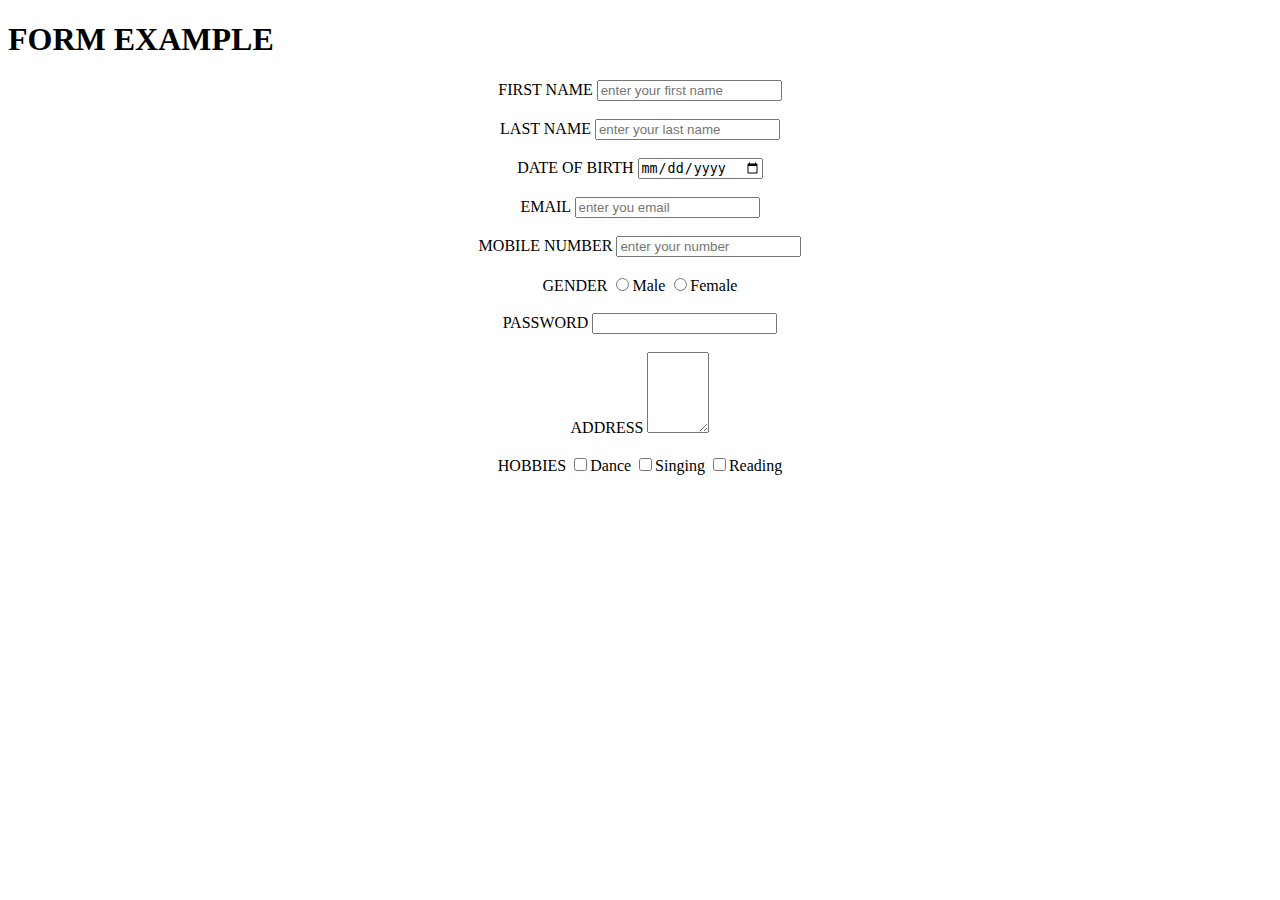
<file: Html lang/index.html>
<!DOCTYPE html>
<html lang="en">
<head>
    <meta charset="UTF-8">
    <meta name="viewport" content="width=device-width, initial-scale=1.0">
    <title>Document</title>
</head>
<body>
    <h1>FORM EXAMPLE</h1>
    <form style="text-align:center" style="border:2px">
    <label>FIRST NAME</label>
    <input type="text" placeholder="enter your first name" maxlength=20 />
    <br />
    <br />
    <label>LAST NAME</label>
    <input type="text" placeholder="enter your last name" maxlength=2 />
    <br />
    <br />
    <label>DATE OF BIRTH</label>
    <input type="date" />
    <br />
    <br />
    <label>EMAIL</label>
    <input type="email" placeholder="enter you email" />
    <br />
    <br />
    <label>MOBILE NUMBER</label>
    <input type="number" placeholder="enter your number" maxlength=10 />
    <br />
    <br />
    <label>GENDER</label>
    <input type="radio" name="gen"/>Male
    <input type="radio" name="gen"/>Female
    <br />
    <br />
    <label>PASSWORD</label>
    <input type="password" />
    <br />
    <br />
    <label>ADDRESS</label>
    <textarea rows="5" cols="5"></textarea>
    <br />
    <br />
    <label>HOBBIES</label>
    <input type="checkbox" />Dance
    <input type="checkbox" />Singing 
    <input type="checkbox" />Reading
    </form>
</body>
</html>
</file>
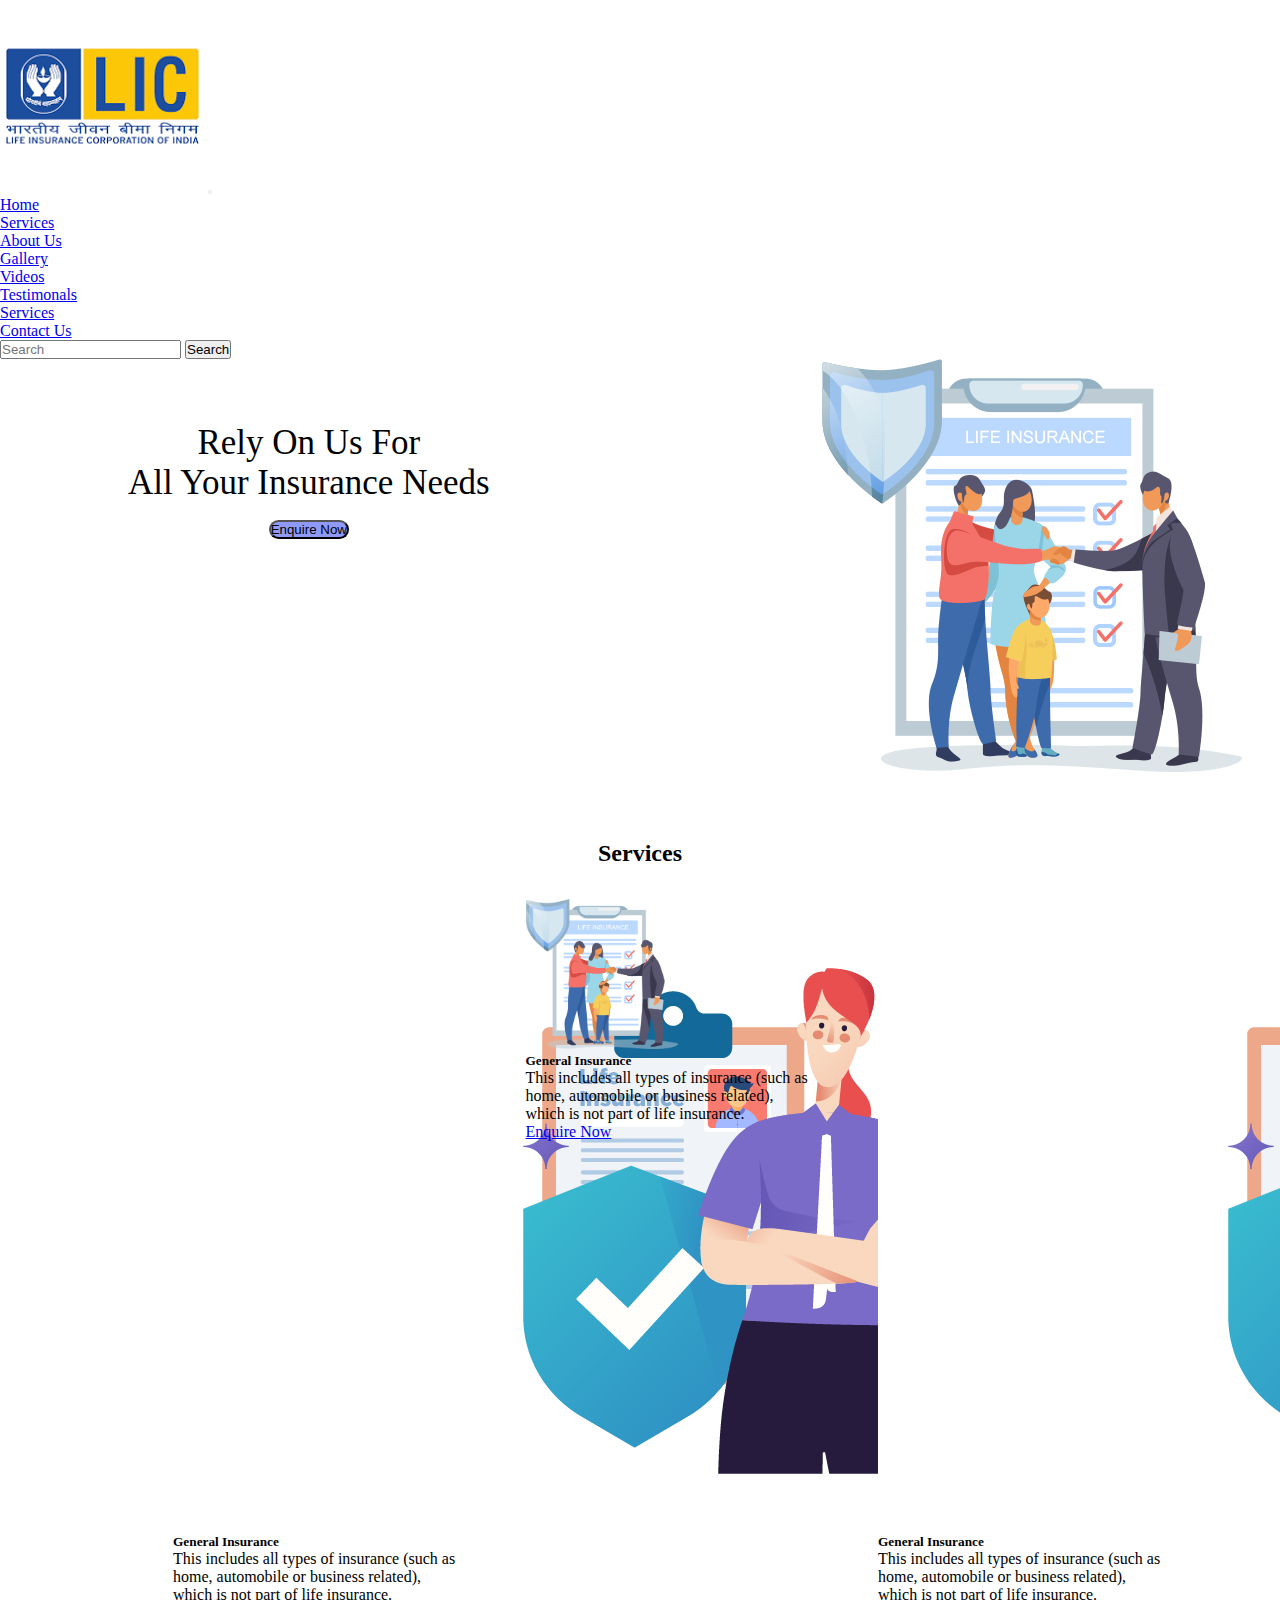
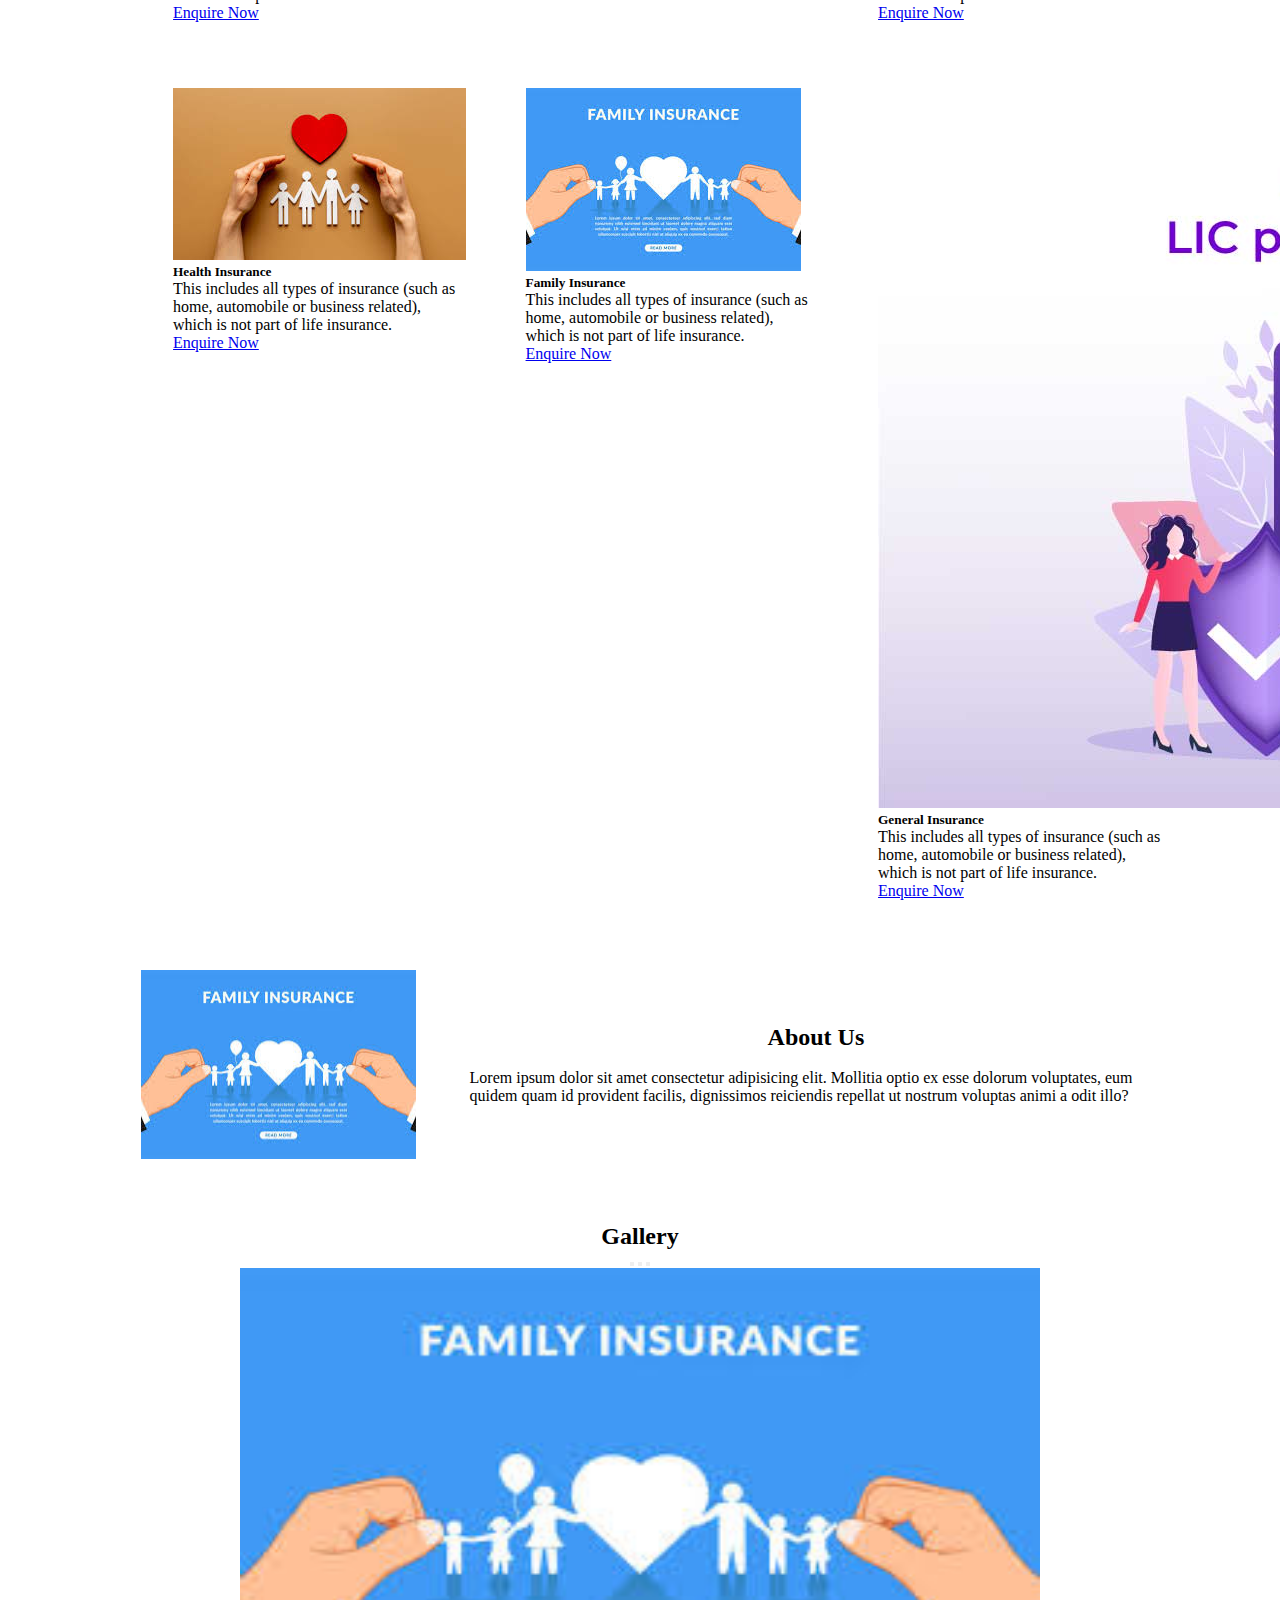
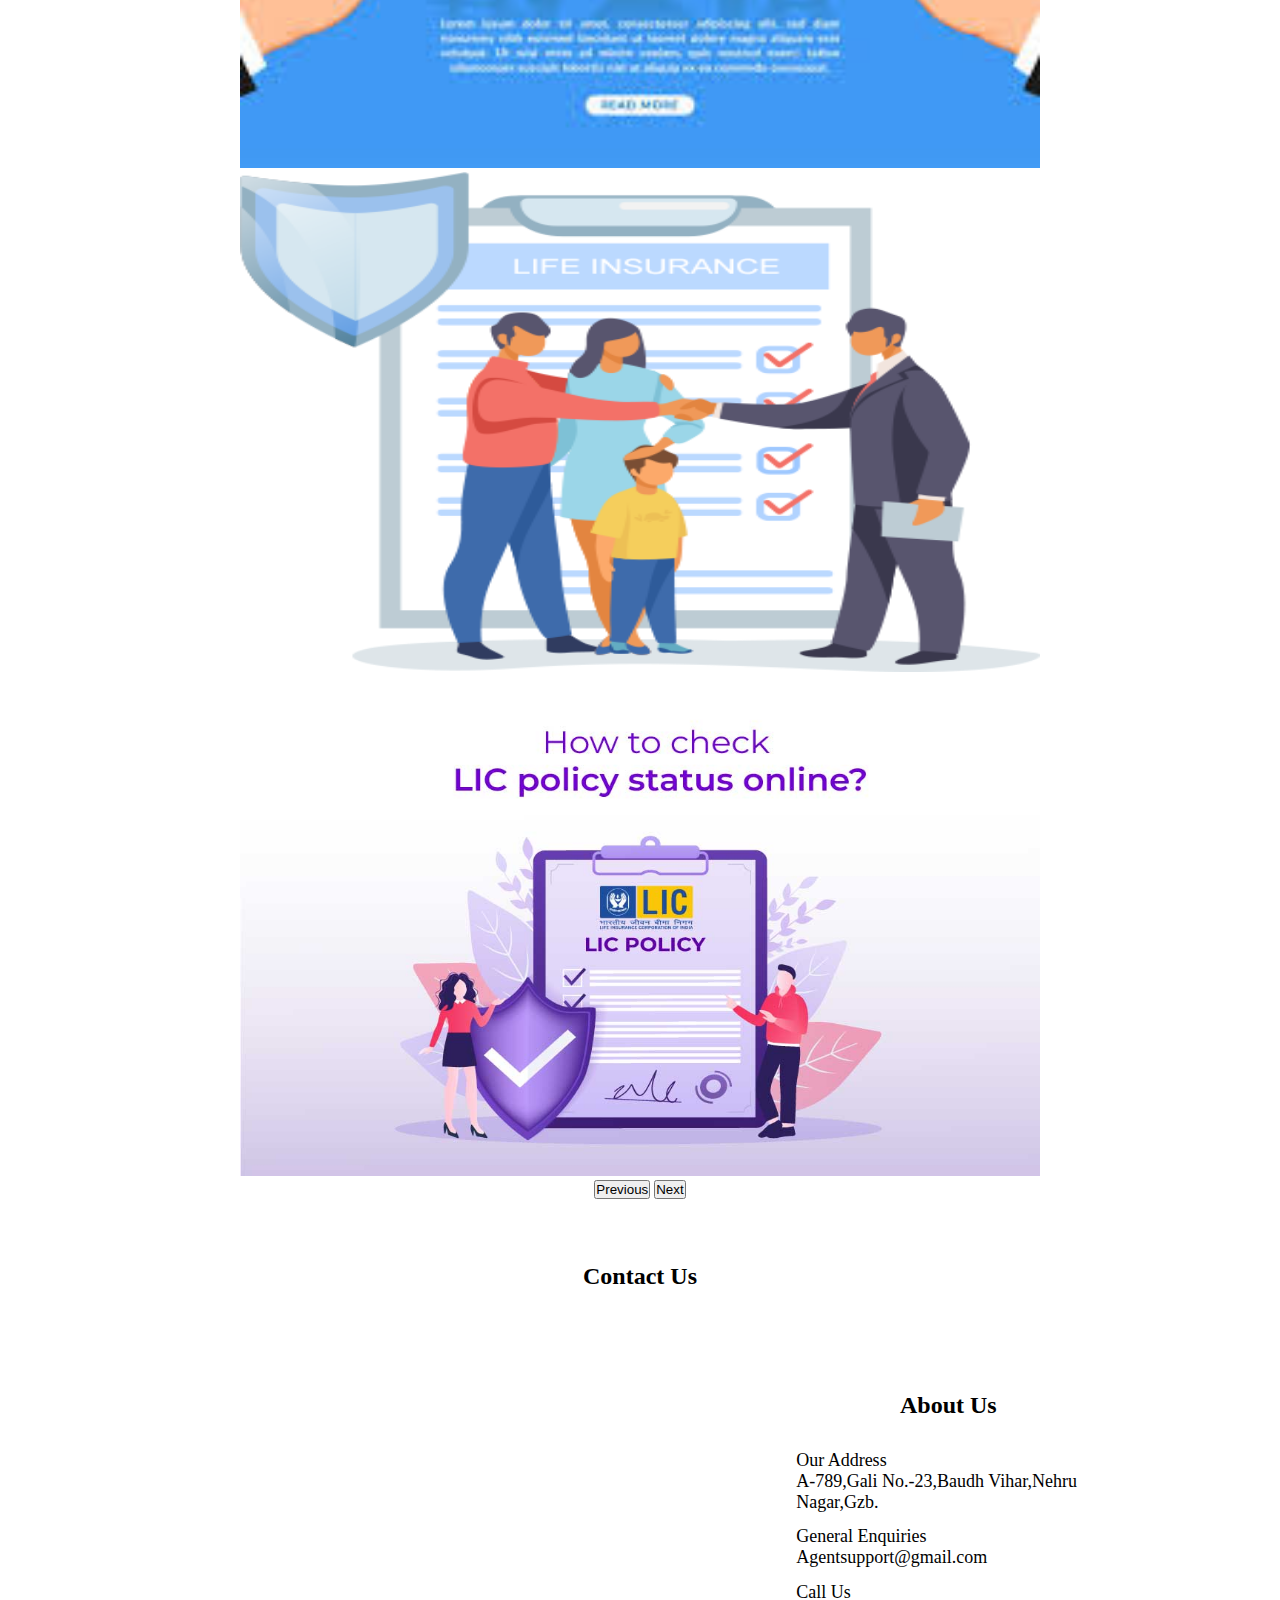
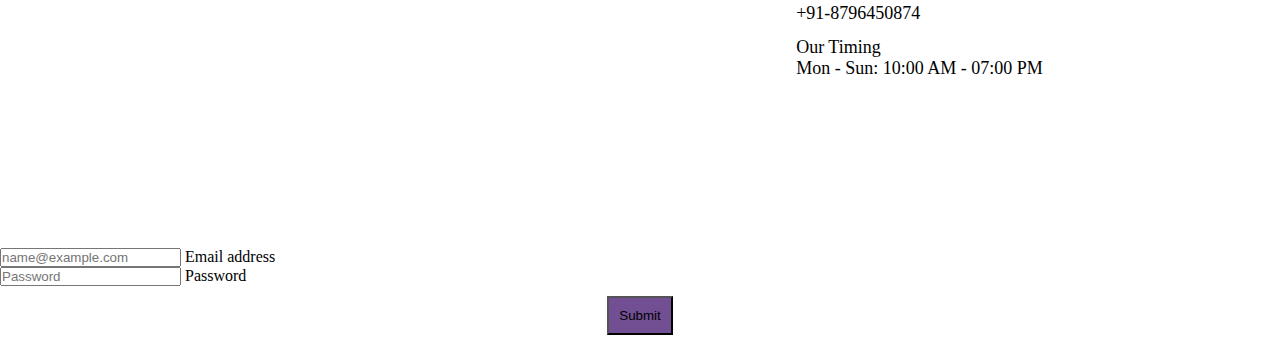
<file: projects/agent site/index.html>
<!DOCTYPE html>
<html lang="en">
  <head>
    <meta charset="UTF-8" />
    <meta name="viewport" content="width=device-width, initial-scale=1.0" />
    <link
      href="https://cdn.jsdelivr.net/npm/bootstrap@5.0.2/dist/css/bootstrap.min.css"
      rel="stylesheet"
      integrity="sha384-EVSTQN3/azprG1Anm3QDgpJLIm9Nao0Yz1ztcQTwFspd3yD65VohhpuuCOmLASjC"
      crossorigin="anonymous"
    />
    <link rel="stylesheet" href="style\style1.css">
    <script
      src="https://cdn.jsdelivr.net/npm/bootstrap@5.0.2/dist/js/bootstrap.bundle.min.js"
      integrity="sha384-MrcW6ZMFYlzcLA8Nl+NtUVF0sA7MsXsP1UyJoMp4YLEuNSfAP+JcXn/tWtIaxVXM"
      crossorigin="anonymous"
    ></script>
    <title>LIC- Life Insurance Policy</title>
  </head>
  <body>
    <div class="Box1">
        <nav class="navbar navbar-expand-lg navbar-light ">
        <div class="container-fluid">
          <a class="navbar-brand" href="index.html"><img src="images_lic\logo.png" alt="logo" style="padding:0px;"></a>
          <button class="navbar-toggler" type="button" data-bs-toggle="collapse" data-bs-target="#navbarSupportedContent" aria-controls="navbarSupportedContent" aria-expanded="false" aria-label="Toggle navigation">
            <span class="navbar-toggler-icon"></span>
          </button>
          <div class="collapse navbar-collapse" id="navbarSupportedContent">
            <ul class="navbar-nav me-auto mb-2 mb-lg-0">
              <li class="nav-item">
                <a class="nav-link active" aria-current="page" href="#">Home</a>
              </li>
              <li class="nav-item">
                <a class="nav-link" href="#">Services</a>
              </li>
              <li class="nav-item">
                <a class="nav-link" href="#">About Us</a>
              </li>
              <li class="nav-item">
                <a class="nav-link" href="#">Gallery</a>
              </li>
              <li class="nav-item">
                <a class="nav-link" href="#">Videos</a>
              </li>
              <li class="nav-item">
                <a class="nav-link" href="#">Testimonals</a>
              </li>
              <li class="nav-item">
                <a class="nav-link" href="#">Services</a>
              </li>
              <li class="nav-item">
                <a class="nav-link" href="#">Contact Us</a>
              </li>
            </ul>
            <form class="d-flex">
              <input class="form-control me-2" type="search" placeholder="Search" aria-label="Search">
              <button class="btn btn-outline-success" type="submit">Search</button>
            </form>
          </div>
        </div>
        </nav>
        <div class="container-1-1">
            <div class="box1">
                <div class="box1-1">
                    <center>Rely On Us For</center>
                    All Your Insurance Needs
                
                    <center><button type="button" class="btn btn-primary" style="border-radius:40px; background-color: rgb(143, 153, 247);">Enquire Now</button></center>
                </div>
            </div>
            <div class="box2">
                <img src="images_lic\pic4.png" alt="pic">
            </div>
        </div>
    </div>

    <div class="Services">
        <center><h2>Services</h2></center>
        <div class="Box2">
            <div class="card" style="width: 18rem;">
                <img src="images_lic\pic1.jpg" class="card-img-top" alt="...">
                <div class="card-body">
                  <h5 class="card-title">General Insurance</h5>
                  <p class="card-text">This includes all types of insurance (such as home, automobile or business related), which is not part of life insurance.</p>
                  <a href="#" class="btn btn-primary">Enquire Now</a>
                </div>
              </div>
            <div class="card" style="width: 18rem;">
                <img src="images_lic\pic4.png" height="150px" class="card-img-top" alt="...">
                <div class="card-body">
                  <h5 class="card-title">General Insurance</h5>
                  <p class="card-text">This includes all types of insurance (such as home, automobile or business related), which is not part of life insurance.</p>
                  <a href="#" class="btn btn-primary">Enquire Now</a>
            </div>
              </div>
            <div class="card" style="width: 18rem;">
                <img src="images_lic\pic1.jpg" class="card-img-top" alt="...">
                <div class="card-body">
                  <h5 class="card-title">General Insurance</h5>
                  <p class="card-text">This includes all types of insurance (such as home, automobile or business related), which is not part of life insurance.</p>
                  <a href="#" class="btn btn-primary">Enquire Now</a>
                </div>
            </div>
        </div>
        <div class="Box2">
            <div class="card" style="width: 18rem;">
                <img src="images_lic\pic5.jpeg" class="card-img-top" alt="...">
                <div class="card-body">
                  <h5 class="card-title">Health Insurance</h5>
                  <p class="card-text">This includes all types of insurance (such as home, automobile or business related), which is not part of life insurance.</p>
                  <a href="#" class="btn btn-primary">Enquire Now</a>
                </div>
              </div>
            <div class="card" style="width: 18rem;">
                <img src="images_lic\pic2.jpeg" class="card-img-top" alt="...">
                <div class="card-body">
                  <h5 class="card-title">Family Insurance</h5>
                  <p class="card-text">This includes all types of insurance (such as home, automobile or business related), which is not part of life insurance.</p>
                  <a href="#" class="btn btn-primary">Enquire Now</a>
            </div>
              </div>
            <div class="card" style="width: 18rem;">
                <img src="images_lic\pic3.jpg" class="card-img-top" alt="...">
                <div class="card-body">
                  <h5 class="card-title">General Insurance</h5>
                  <p class="card-text">This includes all types of insurance (such as home, automobile or business related), which is not part of life insurance.</p>
                  <a href="#" class="btn btn-primary">Enquire Now</a>
                </div>
            </div>
        </div>
        
    </div>

    <div class="about">
        <img src="images_lic\pic2.jpeg" alt="pic">
        <div class="content">
            <h2><center>About Us </center></h2><br>
            Lorem ipsum dolor sit amet consectetur adipisicing elit. Mollitia optio ex esse dolorum voluptates, eum quidem quam id provident facilis, dignissimos reiciendis repellat ut nostrum voluptas animi a odit illo?
        </div>
    </div>
    
    <div class="Services" class="photos">
        <center><h2>Gallery</h2></center>
        <center><div class="Box22">
          <div class="container-fluid">
            <div id="carouselExampleIndicators" class="carousel slide" data-bs-ride="carousel" width="800" height="500">
                <div class="carousel-indicators" width="800" height="500">
                  <button type="button" data-bs-target="#carouselExampleIndicators" data-bs-slide-to="0" class="active" aria-current="true" aria-label="Slide 1" width="800" height="500"></button>
                  <button type="button" data-bs-target="#carouselExampleIndicators" data-bs-slide-to="1" aria-label="Slide 2" width="800" height="500"></button>
                  <button type="button" data-bs-target="#carouselExampleIndicators" data-bs-slide-to="2" aria-label="Slide 3" width="800" height="500"></button>
                </div>
                <div class="carousel-inner" width="800" height="500">
                  <div class="carousel-item active" width="800" height="500">
                    <img src="images_lic\pic2.jpeg" class="d-block w-100" alt="..." width="800" height="500">
                  </div>
                  <div class="carousel-item" width="800" height="500">
                    <img src="images_lic\pic4.png" class="d-block w-100" alt="..." width="800" height="500">
                  </div>
                  <div class="carousel-item" width="800" height="500">
                    <img src="images_lic\pic3.jpg" class="d-block w-100" alt="..." width="800" height="500">
                  </div>
                </div>
                <button class="carousel-control-prev" type="button" data-bs-target="#carouselExampleIndicators" data-bs-slide="prev" width="800" height="500">
                  <span class="carousel-control-prev-icon" aria-hidden="true"></span>
                  <span class="visually-hidden" width="800" height="500">Previous</span>
                </button>
                <button class="carousel-control-next" type="button" data-bs-target="#carouselExampleIndicators" data-bs-slide="next" width="800" height="500">
                  <span class="carousel-control-next-icon" aria-hidden="true" width="800" height="500"></span>
                  <span class="visually-hidden" width="800" height="500">Next</span>
                </button>
              </div>
            </div>
        </div></center>
        
    </div>


    <div class="Services">
        <center><h2>Contact Us</h2></center>
        <div class="Box2">
            <div class="info">
              <iframe src="https://www.google.com/maps/embed?pb=!1m18!1m12!1m3!1d28008.21563031078!2d77.42267557924261!3d28.658911599939373!2m3!1f0!2f0!3f0!3m2!1i1024!2i768!4f13.1!3m3!1m2!1s0x390cf1c759e1709f%3A0xc16b283b8b285d84!2sNehru%20Nagar%2C%20Ghaziabad%2C%20Uttar%20Pradesh!5e0!3m2!1sen!2sin!4v1713698958070!5m2!1sen!2sin" width="600" height="450" style="border:0;" allowfullscreen="" loading="lazy" referrerpolicy="no-referrer-when-downgrade"></iframe>
                <div class="content">
                    <h2><center>About Us </center></h2><br>
                    <div class="short">
                        Our Address <br>
                        A-789,Gali No.-23,Baudh Vihar,Nehru Nagar,Gzb.
                    </div>
                    <div class="short">
                        General Enquiries <br>
                        Agentsupport@gmail.com
                    </div>
                    <div class="short">
                        Call Us <br>
                        +91-8796450874
                    </div>
                    <div class="short">
                        Our Timing<br>
                        Mon - Sun: 10:00 AM - 07:00 PM
                    </div>
                </div>
            </div>
        </div>
    </div>

    <div class="form-floating mb-3">
        <input type="email" class="form-control" id="floatingInput" placeholder="name@example.com">
        <label for="floatingInput">Email address</label>
      </div>
      <div class="form-floating">
        <input type="password" class="form-control" id="floatingPassword" placeholder="Password">
        <label for="floatingPassword">Password</label>
      </div>
      <center><button style="margin:10px;padding:10px;background-color: rgb(114, 79, 146);">Submit</button></center>

    <script
      src="https://cdn.jsdelivr.net/npm/@popperjs/core@2.9.2/dist/umd/popper.min.js"
      integrity="sha384-IQsoLXl5PILFhosVNubq5LC7Qb9DXgDA9i+tQ8Zj3iwWAwPtgFTxbJ8NT4GN1R8p"
      crossorigin="anonymous"
    ></script>
    <script
      src="https://cdn.jsdelivr.net/npm/bootstrap@5.0.2/dist/js/bootstrap.min.js"
      integrity="sha384-cVKIPhGWiC2Al4u+LWgxfKTRIcfu0JTxR+EQDz/bgldoEyl4H0zUF0QKbrJ0EcQF"
      crossorigin="anonymous"
    ></script>
  </body>
</html>
</file>
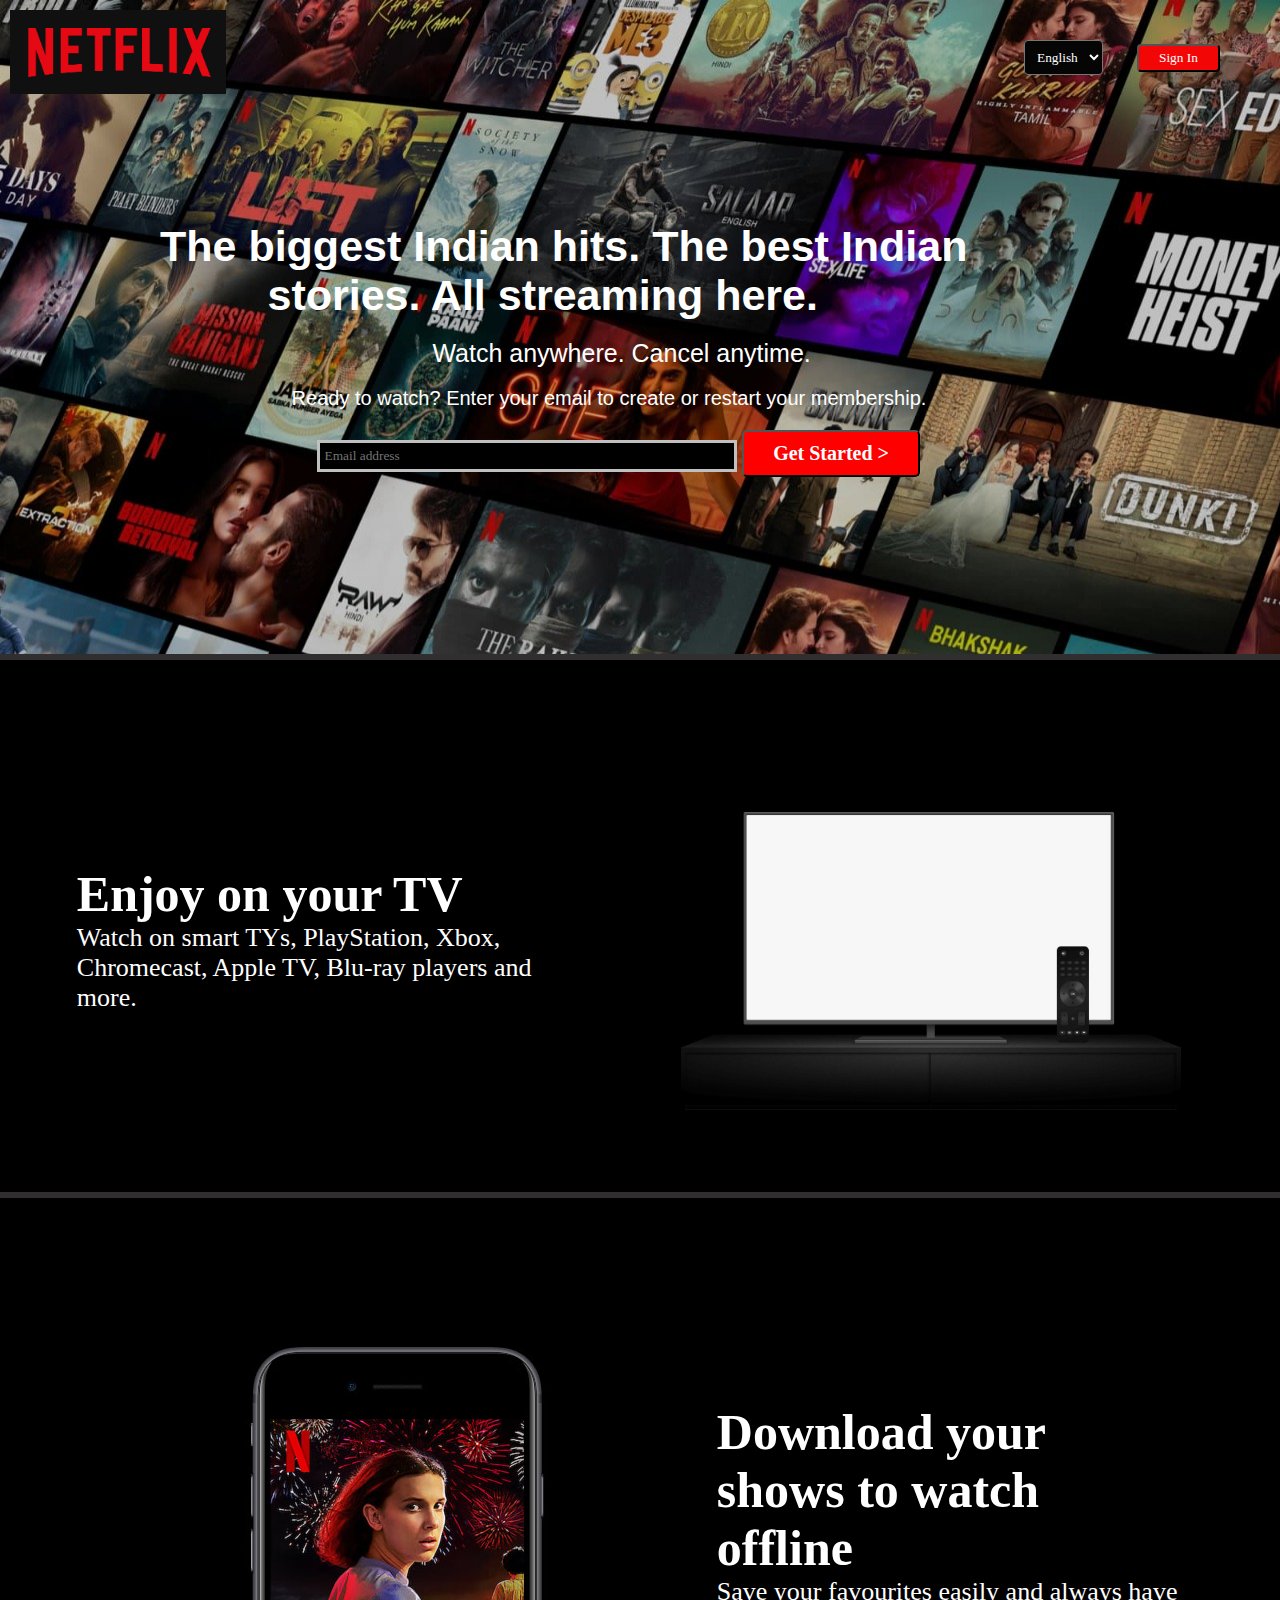
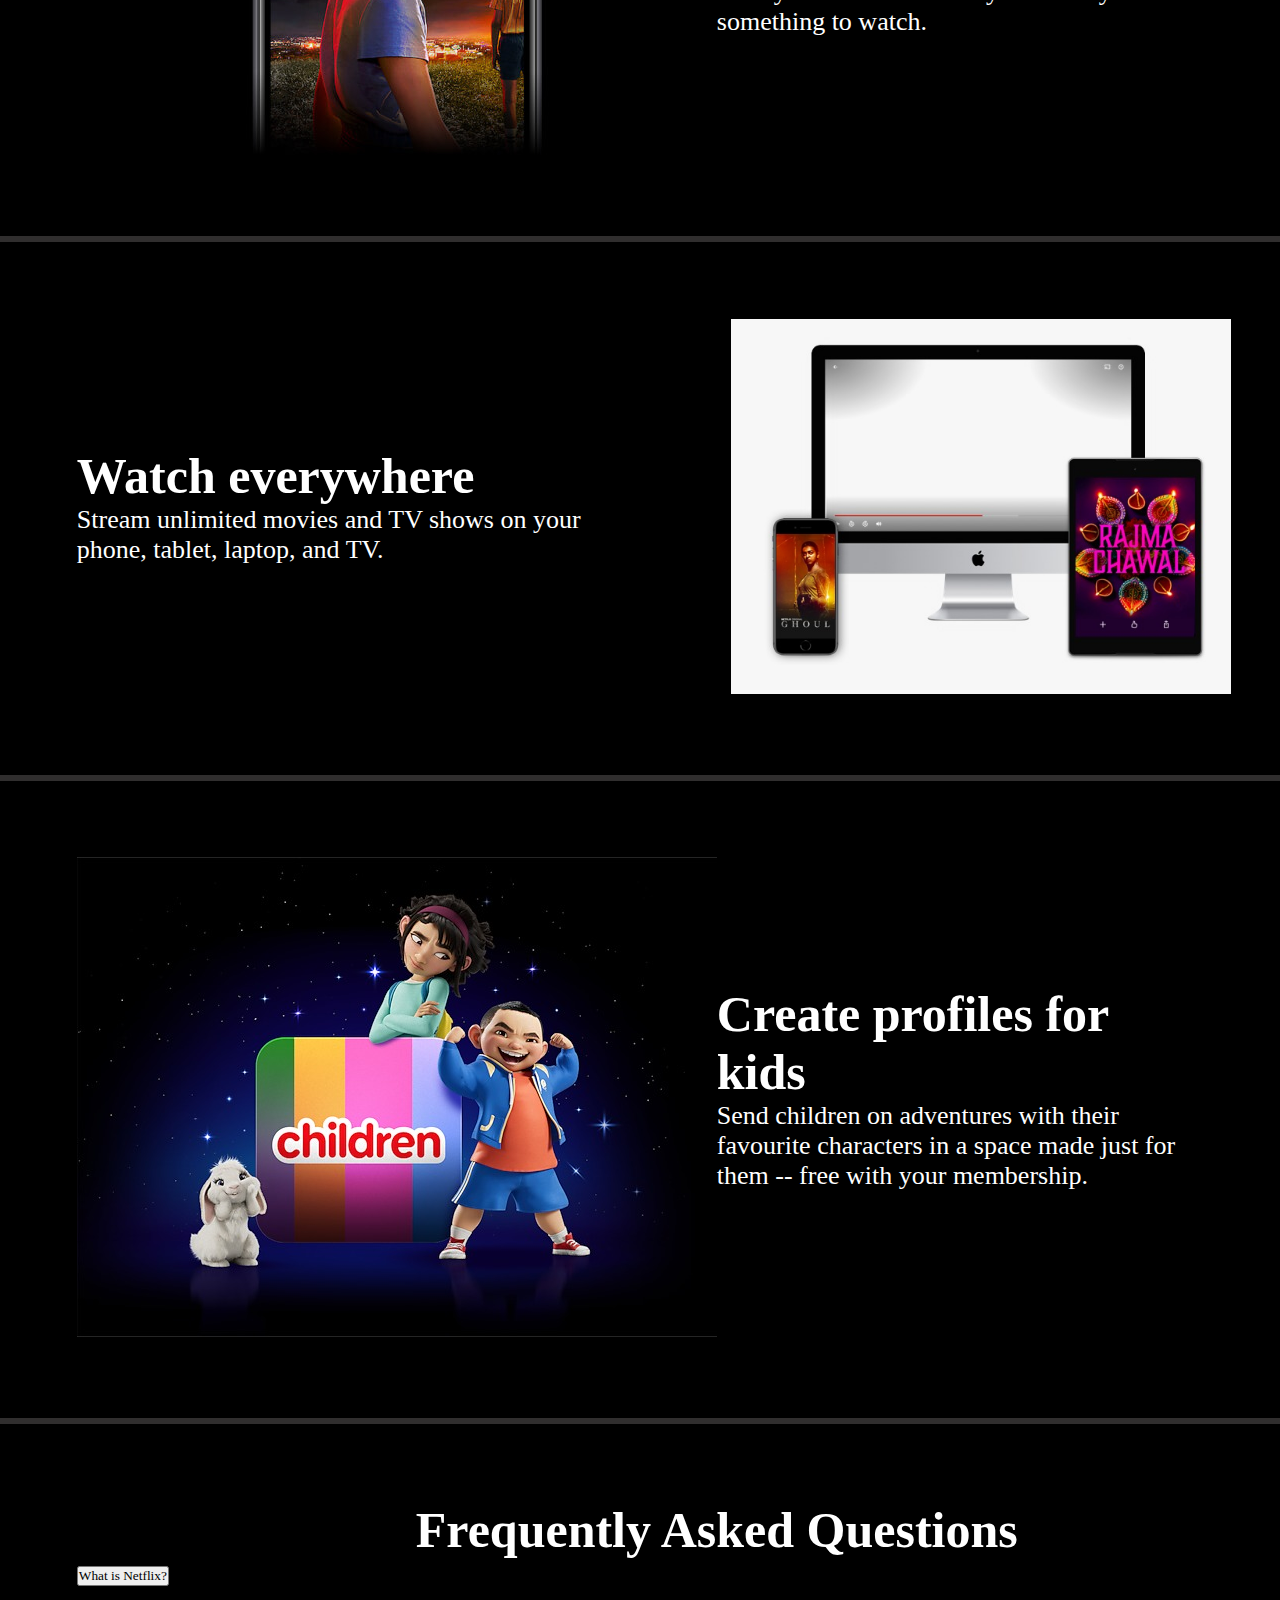
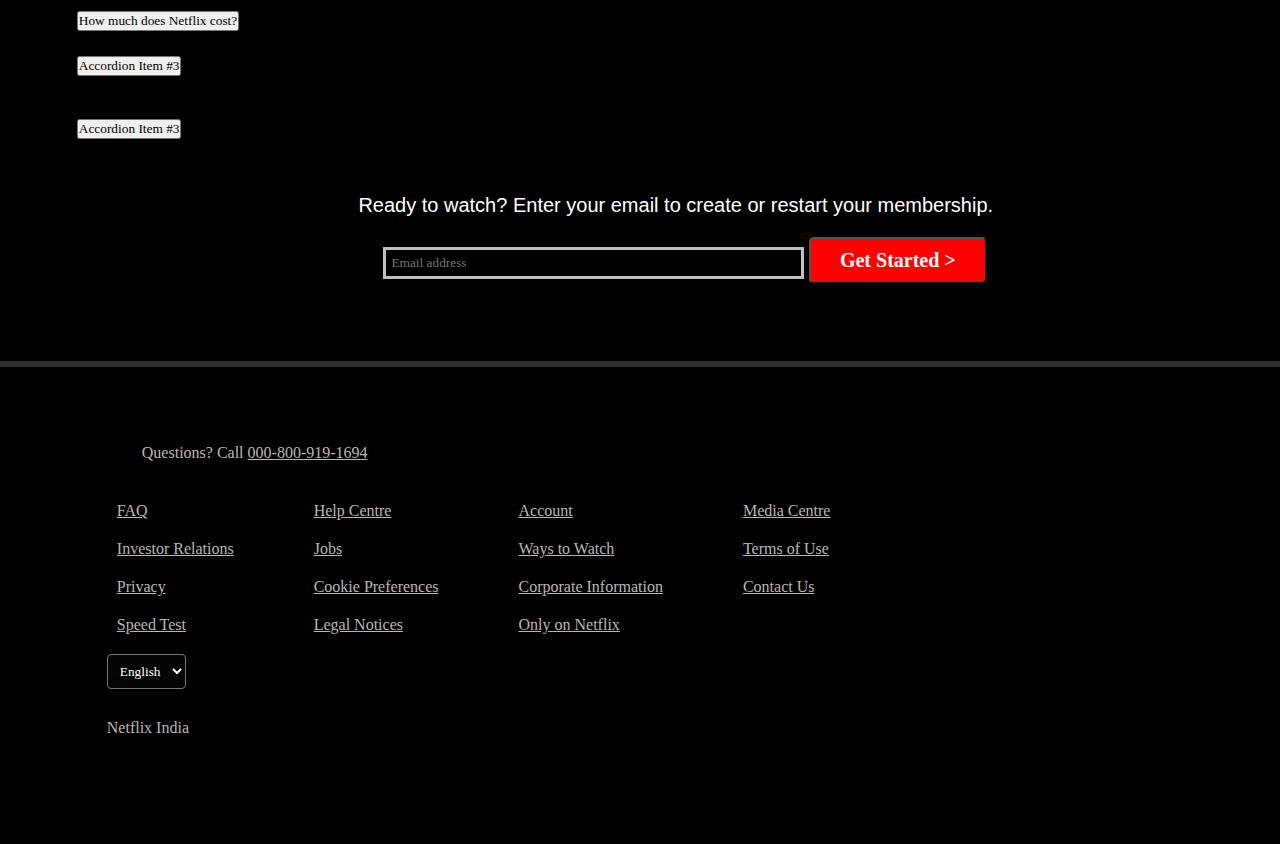
<file: projects/netflix clone/index.html>
<!DOCTYPE html>
<html lang="en">
<head>
    <meta charset="UTF-8">
    <meta name="viewport" content="width=device-width, initial-scale=1.0">
    <title>Netflix India - Watch TV Shows</title>
    <link href="https://cdn.jsdelivr.net/npm/bootstrap@5.0.2/dist/css/bootstrap.min.css" rel="stylesheet" integrity="sha384-EVSTQN3/azprG1Anm3QDgpJLIm9Nao0Yz1ztcQTwFspd3yD65VohhpuuCOmLASjC" crossorigin="anonymous">
    <script src="https://cdn.jsdelivr.net/npm/bootstrap@5.0.2/dist/js/bootstrap.bundle.min.js" integrity="sha384-MrcW6ZMFYlzcLA8Nl+NtUVF0sA7MsXsP1UyJoMp4YLEuNSfAP+JcXn/tWtIaxVXM" crossorigin="anonymous"></script>
    <link rel="stylesheet" href="style1.css">
</head>
<body>
    <div class="container1">
        <div class="box1">
            <img src="../netflix clone/image/logo.PNG" alt="logo">
                <div class="box1-1">
                    <select name="language" id="lang">
                        <option class="option" value="English">English</option>
                        <option class="option" value="Hindi">Hindi</option>
                    </select>
                    <button id="b1">Sign In</button>
                </div>
        </div>
        <div class="box2">
            <div class="box2-1">
                <div class="box2-1-1">
                    The biggest Indian hits. The best Indian
                    <br>
                    &nbsp;&nbsp;&nbsp;&nbsp;&nbsp;&nbsp;&nbsp;&nbsp;
                    stories. All streaming here.
                </div>
            </div>
            <div class="box2-1-2-i">
                Watch anywhere. Cancel anytime.
            </div>
            <div class="box2-1-2-ii">
                Ready to watch? Enter your email to create or restart your membership.
                <div class="box2-1-2-iii">
                    <input type="email" placeholder="Email address" name="email" id="e1">
                    <button id="b2">Get Started  > </button>
                </div>
            </div>
        </div>
    </div>

    <div class="line">
    </div>

    <div class="container2">
        <div class="boxx">
            <div class="boxx1">
                <div class="boxx1-1">
                    Enjoy on your TV
                </div>
                <div class="boxx1-2">
                    Watch on smart TYs, PlayStation, Xbox, <br>
                    Chromecast, Apple TV, Blu-ray players and
                    <br> more.
                </div>
            </div>
            <div class="boxx2">
                <img src="../netflix clone/image/pic4.jpg" alt="tv pic" id="pic1">
            </div>
        </div>    
    </div>

    <div class="line">
    </div>

    <div class="container2">
        <div class="boxx">
            <div class="boxx2">
                <img src="../netflix clone/image/pic3.jpg" alt="phone pic" id="pic2">
            </div>
            <div class="boxx1">
                <div class="boxx1-1">
                    Download your <br>
                    shows to watch <br> offline
                </div>
                <div class="boxx1-2">
                    Save your favourites easily and always have <br>
                    something to watch.
                </div>
            </div>
        </div>
    </div>

    <div class="line">
    </div>

    <div class="container2">
        <div class="boxx">
            <div class="boxx1">
                <div class="boxx1-1">
                    Watch everywhere
                </div>
                <div class="boxx1-2">
                    Stream unlimited movies and TV shows on your<br>
                    phone, tablet, laptop, and TV.
                </div>
            </div>
            <div class="boxx2">
                <img src="../netflix clone/image/pic2.jpg" alt="tv pic" id="pic1">
            </div>
        </div>    
    </div>

    <div class="line">
    </div>

    <div class="container2">
        <div class="boxx">
            <div class="boxx2">
                <img src="../netflix clone/image/pic1.jpg" alt="phone pic" id="pic2">
            </div>
            <div class="boxx1">
                <div class="boxx1-1">
                    Create profiles for <br>
                    kids
                </div>
                <div class="boxx1-2">
                    Send children on adventures with their <br>
                    favourite characters in a space made just for <br>
                    them -- free with your membership.
                </div>
            </div>
        </div>
    </div>

    <div class="line">
    </div>

    <div class="container2">
        <div class="Box">
            <div class="Box1">
                <div class="Box1-1">
                    Frequently Asked Questions
                </div>
                <div class="Box1-2">

                    <div class="accordion accordion-flush" id="accordionFlushExample">
                        <div class="accordion-item">
                          <h2 class="accordion-header" id="flush-headingOne">
                            <button class="accordion-button collapsed" type="button" data-bs-toggle="collapse" data-bs-target="#flush-collapseOne" aria-expanded="false" aria-controls="flush-collapseOne">
                                What is Netflix?
                            </button>
                          </h2>
                          <div id="flush-collapseOne" class="accordion-collapse collapse" aria-labelledby="flush-headingOne" data-bs-parent="#accordionFlushExample">
                            <div class="accordion-body">Placeholder content for this accordion, which is intended to demonstrate the <code>.accordion-flush</code> class. This is the first item's accordion body.</div>
                          </div>
                        </div>
                        <div class="accordion-item">
                          <h2 class="accordion-header" id="flush-headingTwo">
                            <button class="accordion-button collapsed" type="button" data-bs-toggle="collapse" data-bs-target="#flush-collapseTwo" aria-expanded="false" aria-controls="flush-collapseTwo">
                                How much does Netflix cost?
                            </button>
                          </h2>
                          <div id="flush-collapseTwo" class="accordion-collapse collapse" aria-labelledby="flush-headingTwo" data-bs-parent="#accordionFlushExample">
                            <div class="accordion-body">Placeholder content for this accordion, which is intended to demonstrate the <code>.accordion-flush</code> class. This is the second item's accordion body. Let's imagine this being filled with some actual content.</div>
                          </div>
                        </div>
                        <div class="accordion-item">
                          <h2 class="accordion-header" id="flush-headingThree">
                            <button class="accordion-button collapsed" type="button" data-bs-toggle="collapse" data-bs-target="#flush-collapseThree" aria-expanded="false" aria-controls="flush-collapseThree">
                              Accordion Item #3
                            </button>
                          </h2>
                          <div id="flush-collapseThree" class="accordion-collapse collapse" aria-labelledby="flush-headingThree" data-bs-parent="#accordionFlushExample">
                            <div class="accordion-body">Placeholder content for this accordion, which is intended to demonstrate the <code>.accordion-flush</code> class. This is the third item's accordion body. Nothing more exciting happening here in terms of content, but just filling up the space to make it look, at least at first glance, a bit more representative of how this would look in a real-world application.</div>
                          </div>
                        </div>
                        <div class="accordion-item">
                            <h2 class="accordion-header" id="flush-headingFour">
                              <button class="accordion-button collapsed" type="button" data-bs-toggle="collapse" data-bs-target="#flush-collapseThree" aria-expanded="false" aria-controls="flush-collapseThree">
                                Accordion Item #3
                              </button>
                            </h2>
                            <div id="flush-collapseThree" class="accordion-collapse collapse" aria-labelledby="flush-headingFour" data-bs-parent="#accordionFlushExample">
                              <div class="accordion-body">Placeholder content for this accordion, which is intended to demonstrate the <code>.accordion-flush</code> class. This is the third item's accordion body. Nothing more exciting happening here in terms of content, but just filling up the space to make it look, at least at first glance, a bit more representative of how this would look in a real-world application.</div>
                            </div>
                          </div>
                      </div>

                    <!-- <ul>
                       <li><button class="que">What is Netflix?
                            <div class="sign"> &nbsp;&nbsp;&nbsp;&nbsp;&nbsp;&nbsp;&nbsp;&nbsp;&nbsp;&nbsp;&nbsp;&nbsp;&nbsp;&nbsp;+</div>
                       </button></li>
                       <li><button class="que">How much does Netflix cost?
                                <div class="sign">+</div>
                       </button></li>
                       <li><button class="que">Where can I watch?
                                <div class="sign">&nbsp;&nbsp;&nbsp;&nbsp;&nbsp;&nbsp;&nbsp;&nbsp;&nbsp;&nbsp;+</div>
                       </button></li>
                       <li><button class="que">How do I cancel?
                                <div class="sign">&nbsp;&nbsp;&nbsp;&nbsp;&nbsp;&nbsp;&nbsp;&nbsp;&nbsp;&nbsp;&nbsp;&nbsp;&nbsp;+</div>
                       </button></li>
                       <li><button class="que">What can I watch on Netflix?
                                <div class="sign">+</div>
                       </button></li>
                       <li><button class="que">Is Netflix good for kids?
                                <div class="sign">&nbsp;&nbsp;&nbsp;&nbsp;&nbsp;&nbsp;+</div>
                       </button></li> 
                    </ul> -->
                </div>
            </div>
            <div class="box2-1-2-ii">
                Ready to watch? Enter your email to create or restart your membership.
                <div class="box2-1-2-iii">
                    <input type="email" placeholder="Email address" name="email" id="e1">
                    <button id="b2">Get Started  > </button>
                </div>
            </div>
        </div>

    </div>

    <div class="line">
    </div>
    
    <div class="container2">
        <div class="call">
            Questions? Call <u>000-800-919-1694</u>
        </div>
        <div class="links">
            <ul>
                <li><a href="#">FAQ</a></li>
                <li><a href="#">Investor Relations</a></li>
                <li><a href="#">Privacy</a></li>
                <li><a href="#">Speed Test</a></li>
                <select name="language" id="lang">
                    <option class="option" value="English">English</option>
                    <option class="option" value="Hindi">Hindi</option>
                </select>
                <li id="foot">Netflix India</li>
            </ul>
            <ul>
                <li><a href="#">Help Centre</a></li>
                <li><a href="#">Jobs</a></li>
                <li><a href="#">Cookie Preferences</a></li>
                <li><a href="#">Legal Notices</a></li>
            </ul>
            <ul>
                <li><a href="#">Account</a></li>
                <li><a href="#">Ways to Watch</a></li>
                <li><a href="#">Corporate Information</a></li>
                <li><a href="#">Only on Netflix</a></li>
            </ul>
            <ul>
                <li><a href="#">Media Centre</a></li>
                <li><a href="#">Terms of Use</a></li>
                <li><a href="#">Contact Us</a></li>
            </ul>
        </div>
    </div>

</body>
</html>
</file>
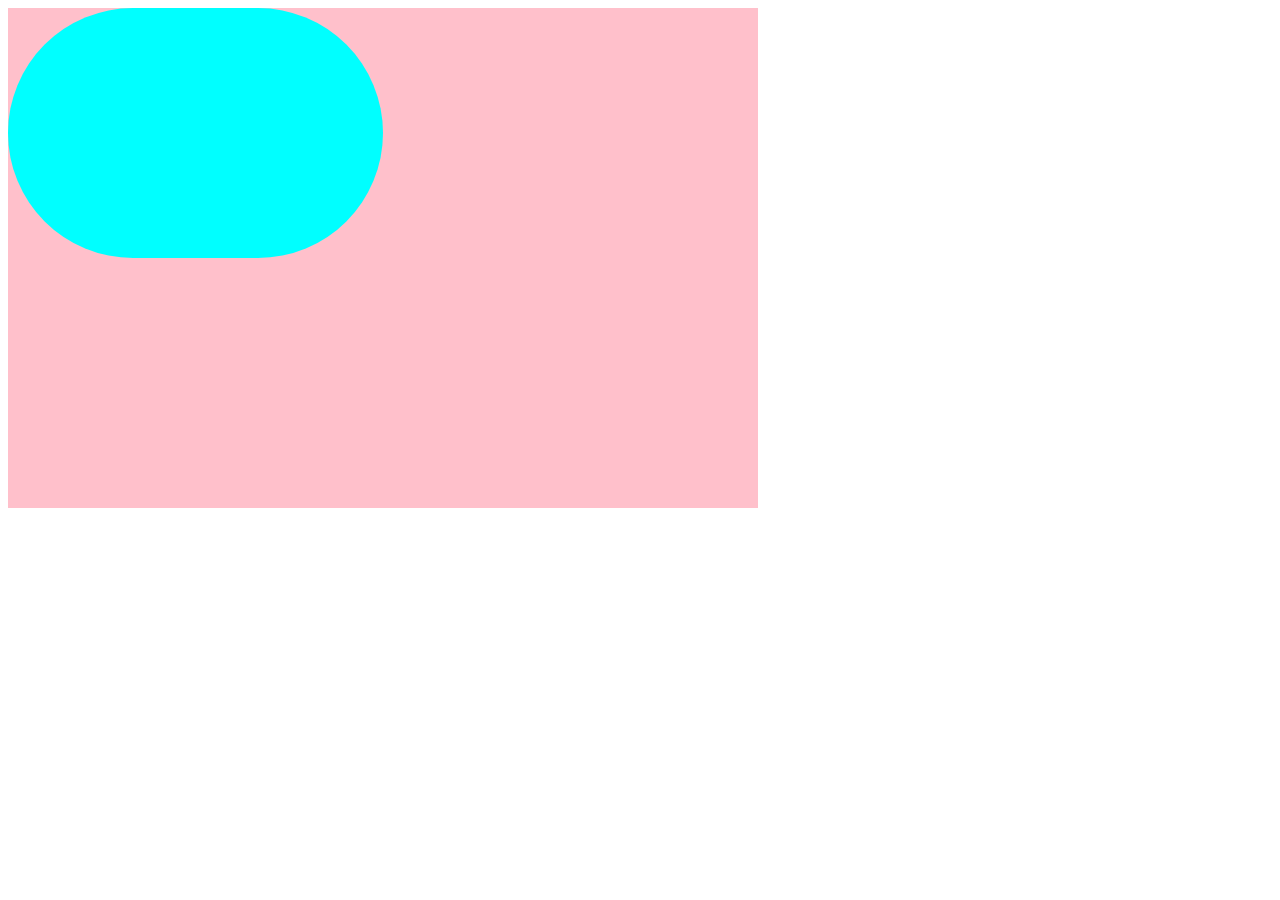
<file: Html lang/animation.html>
<!DOCTYPE html>
<html lang="en">
    <head>
        <meta charset="utf-8">
        <title>animation</title>
        <style>
            .parent{
                background-color:pink;
                height:500px;
                width:750px;
            
            }
            .child{
                background-color: aqua;
                height:50%;
                width:50%;
                /* transition:3s transform linear; */
                border-radius: 100rem;
                
            }
            .parent:hover .child{
                /* background-color: orange;*/
                 
                animation: left-to-right 1s forwards infinite ;
                /*transition: transform 3s;*/
            }
            @keyframes left-to-right{
                0%{
                    transform: translateX(0) translateY(100%);
                }
                /* 25%{
                    transform: translateY(100%);
                } */
                25%{
                    transform: translateY(0) translateX(50%);
                }
                75%{
                    transform: translateX(100%) translateY(100%);
                }
                100%{
                    transform: translateX(0) translateY(100%);
                    
                }
            }
        </style>
    </head>
    <body>
    
        <div class="parent">
        <div class="child"></div>
        </div>


        <!-- <video width="320px" height="200px" controls loop><source src="C:\Users\intel\Desktop\Prac\video.mp4" type="video/mp4">working</video> -->


    </body>
</html>
</file>
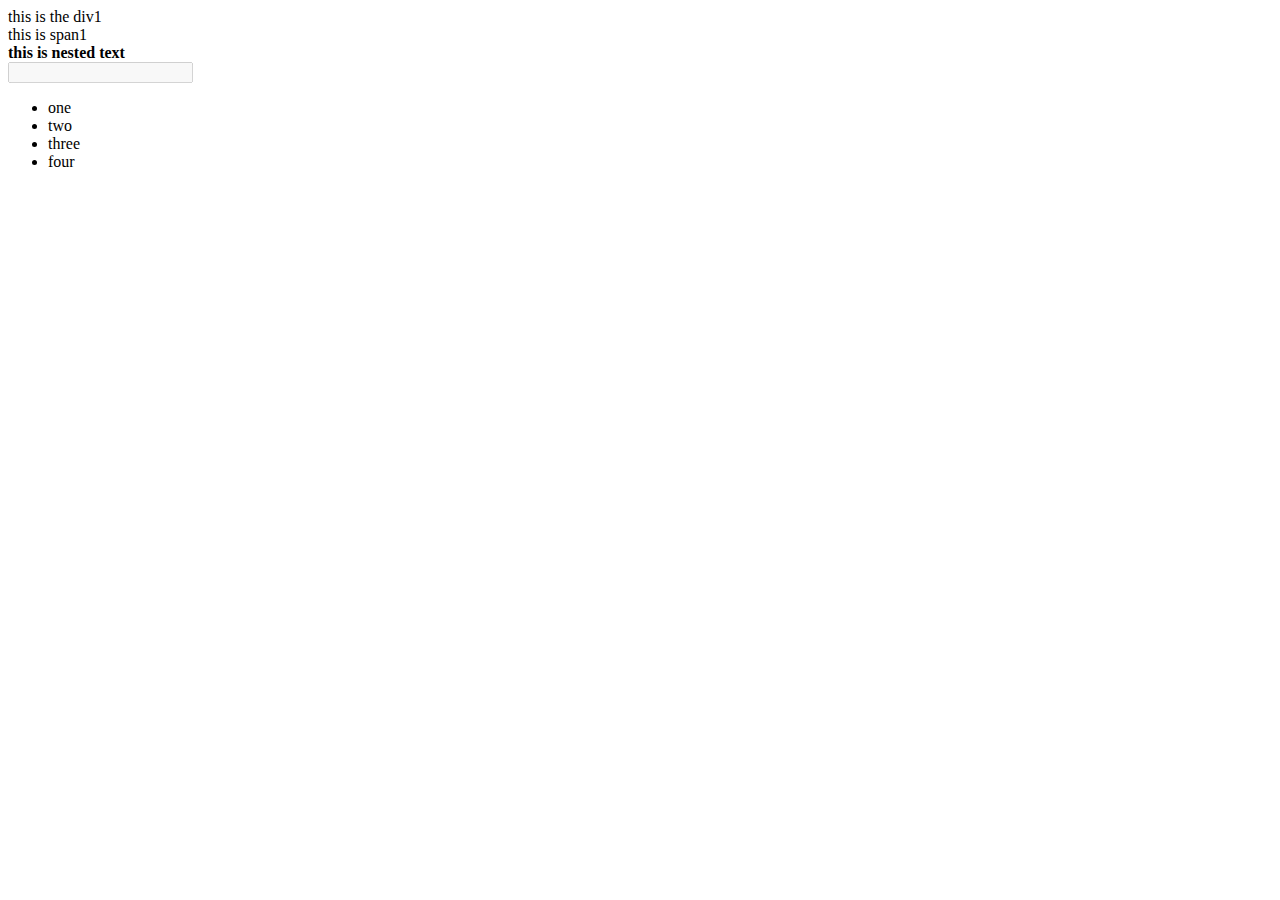
<file: Html lang/createboxes.html>
<!DOCTYPE html>
<html lang="en">
    <head>
        <title>
            doc
        </title>
        <meta charset="utf-8">
        <style>
            /* .box{
                background:blueviolet;
                border: 4px solid black;
                margin:3px;
            }
            .parent{
                border: 8px solid green;
                width:500px;
            }
            .perc{
                width:50%;
            }
            .px{
                width:100px;
            } */

             /* div.div1.green {
                background-color:brown;
            }
            div.div1{
                background-color: pink;
            }
            span.span2{
                background-color: blue;
            }
            li.span2{
                background-color: orange;
            }
            li{
                background-color: red;;
            }
            #span2{
               background-color: aquamarine; 
            }
            #hii{
                background-color:yellow;
            } */
        /* div >b{
            background-color: pink;
        } */

        /* use of not selector */
         /* li:not(0){
            background-color:blue;
        }  */
        

        </style>
    </head>
    <body>
        <!--use of relative units for adjustment-->
        <!-- <h3>
            Output-1
        </h3>
        <div class="box perc">50%</div>
        <div class="box px">100px</div>
        <hr />
        <h3>
            Output-2
        </h3>
        <div class="parent">
            <div class="box perc">50%</div>
            <div class="box px">100px</div>
        </div> -->


    <!--use of different types of selectors-->    
        <!-- <div class="div1 green">this is the div1</div>
        <div id="hii">this is div2</div>
        <span class="span1">this is span1</span>
        <span id="span2">this is span2</span>
        <ul>
            <li class="div1">one</li>
            <li>two</li>
            <li class="span2">three</li>
        </ul> -->

        <div>this is the div1</div>
        <span>this is span1</span>
        <div>
            
                <b>this is nested text</b>
            
        </div>
        <input disabled />
        <ul>
            <li>one</li>
            <li>two</li>
            <li>three</li>
            <li>four</li>
        </ul>
    </body>
</html>
</file>
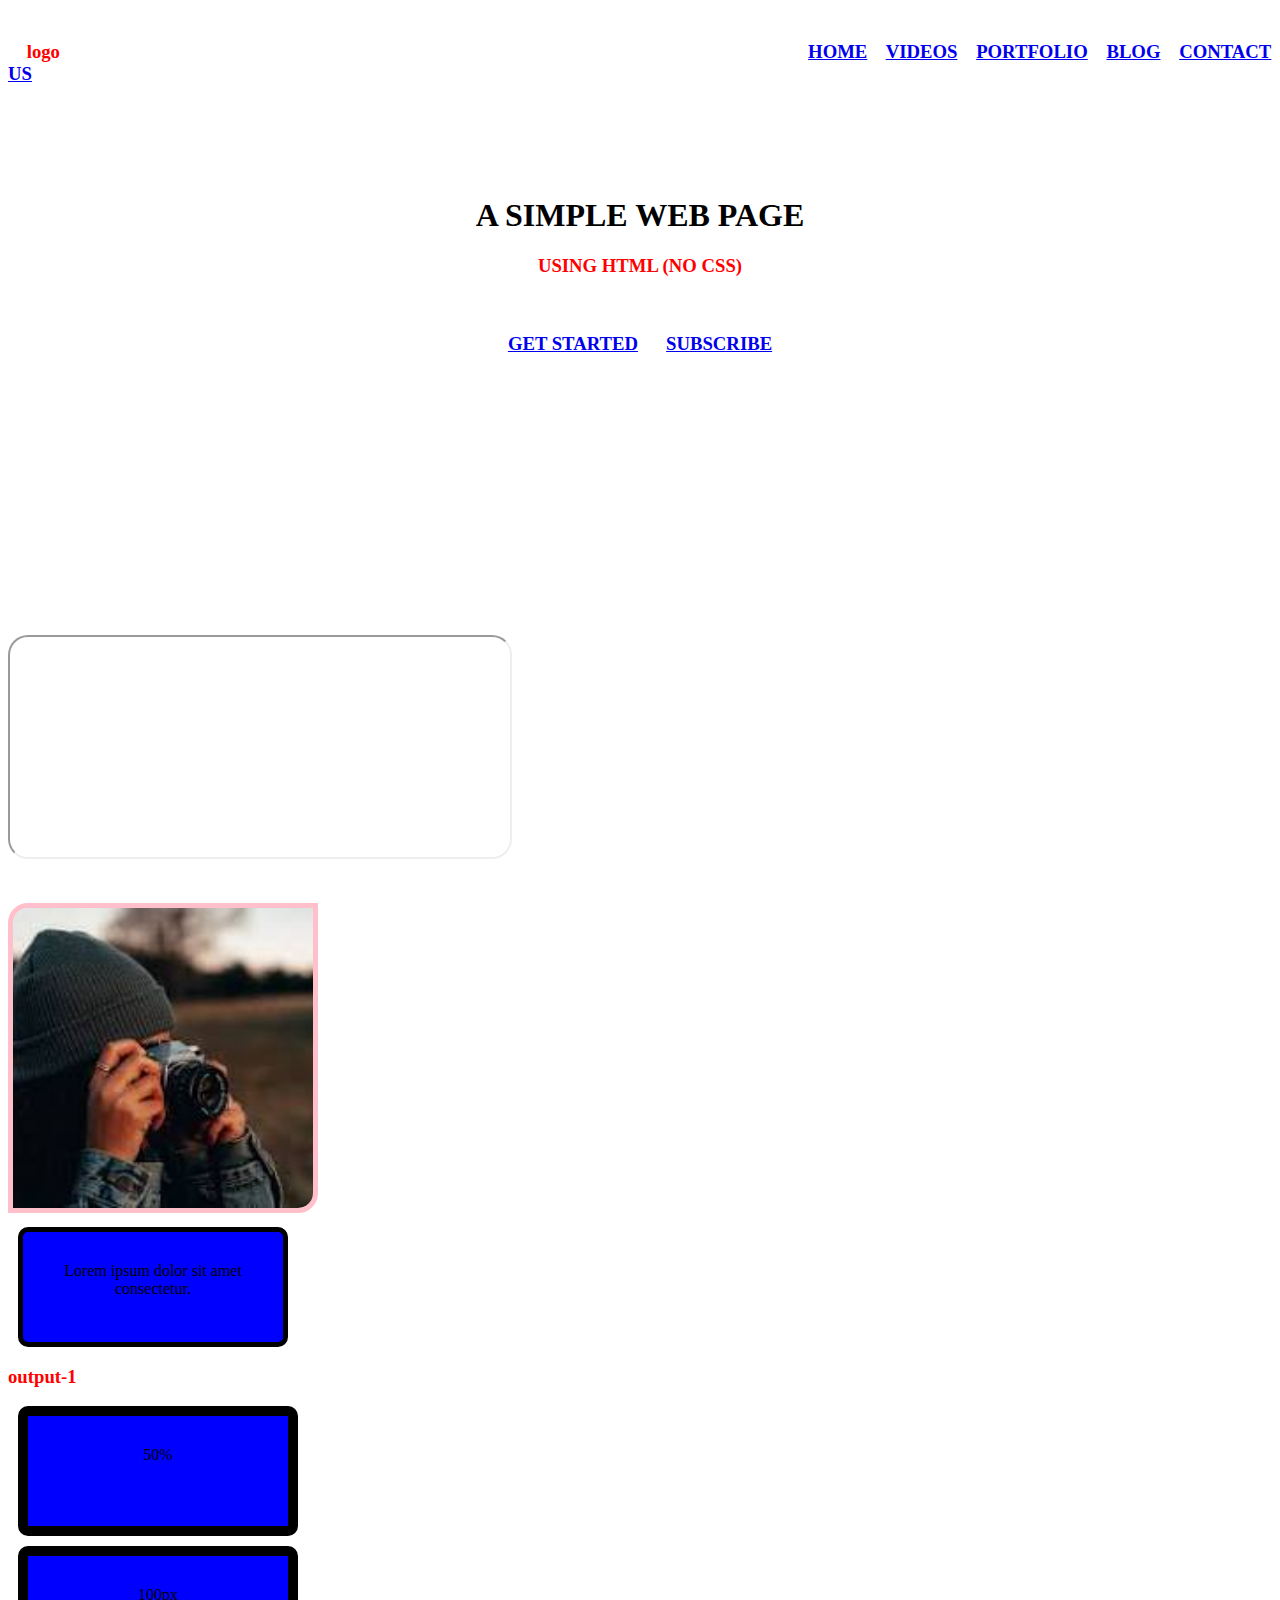
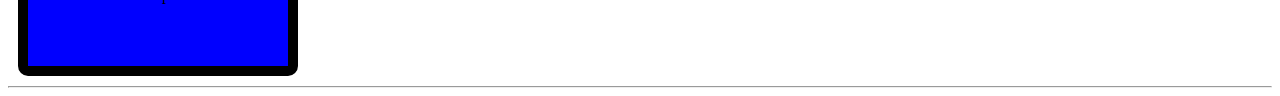
<file: Html lang/webpage.html>
<!DOCTYPE html>
<html lang="en">
    <head>
        <title>
            First web page
        </title>
        <meta charset="utf-8">
        <link type="text/css" rel="stylesheet" href="style.css">
        <style>
            h3{
                color:red;
                text-align:rights;
            }
            .box{
                border: 10px solid black;
            }
        </style>
    </head>
    <body background="https://img.freepik.com/free-vector/hand-painted-watercolor-pastel-sky-background_23-2148902771.jpg">
        <h3>
            <br />&nbsp;&nbsp;&nbsp;
            <span>logo &nbsp;&nbsp;&nbsp;&nbsp;&nbsp;&nbsp;&nbsp;&nbsp;&nbsp;&nbsp;&nbsp;&nbsp;&nbsp;&nbsp;&nbsp;&nbsp;&nbsp;&nbsp;&nbsp;&nbsp;&nbsp;&nbsp;&nbsp;&nbsp;&nbsp;&nbsp;&nbsp;&nbsp;&nbsp;&nbsp;&nbsp;&nbsp;&nbsp;&nbsp;&nbsp;&nbsp;&nbsp;&nbsp;&nbsp;&nbsp;&nbsp;&nbsp;&nbsp;&nbsp;&nbsp;&nbsp;&nbsp;&nbsp;&nbsp;&nbsp;&nbsp;&nbsp;&nbsp;&nbsp;&nbsp;&nbsp;&nbsp;&nbsp;&nbsp;&nbsp;&nbsp;&nbsp;&nbsp;&nbsp;&nbsp;&nbsp;&nbsp;&nbsp;&nbsp;&nbsp;&nbsp;&nbsp;&nbsp;&nbsp;&nbsp;&nbsp;&nbsp;&nbsp;&nbsp;&nbsp;&nbsp;&nbsp;&nbsp;&nbsp;&nbsp;&nbsp;&nbsp;&nbsp;&nbsp;&nbsp;&nbsp;&nbsp;&nbsp;&nbsp;&nbsp;&nbsp;&nbsp;&nbsp;&nbsp;&nbsp;&nbsp;&nbsp;&nbsp;&nbsp;&nbsp;&nbsp;&nbsp;&nbsp;&nbsp;&nbsp;&nbsp;&nbsp;&nbsp;&nbsp;&nbsp;&nbsp;&nbsp;&nbsp;&nbsp;&nbsp;&nbsp;&nbsp;&nbsp;&nbsp;&nbsp;&nbsp;&nbsp;&nbsp;&nbsp;&nbsp;&nbsp;&nbsp;&nbsp;&nbsp;&nbsp;&nbsp;&nbsp;&nbsp;&nbsp;&nbsp;&nbsp;&nbsp;&nbsp;&nbsp;&nbsp;&nbsp;&nbsp;&nbsp;&nbsp;&nbsp;&nbsp;&nbsp;&nbsp;&nbsp;&nbsp;&nbsp;&nbsp;&nbsp;
                <a href="#">HOME</a>&nbsp;&nbsp;&nbsp;
                <a href="#">VIDEOS</a>&nbsp;&nbsp;&nbsp;
                <a href="#">PORTFOLIO</a>&nbsp;&nbsp;&nbsp;
                <a href="#">BLOG</a>&nbsp;&nbsp;&nbsp;
                <a href="#">CONTACT US</a>
            </span>
        </h3>
        <br />
        <br />
        <br />
        <br />
        <h1 style="text-align:center">
            A SIMPLE WEB PAGE
        </h1>
        <h3 style="text-align:center">
            <span>USING HTML (NO CSS)</span>
        </h3>
        <br />
        <h3 style="text-align:center">
            <span>
                <a href="#">GET STARTED</a>&nbsp;&nbsp;&nbsp;&nbsp;&nbsp;
                <a href="#">SUBSCRIBE</a>
            </span>
        </h3>
        
        <!-- <video
            width="500"
            
            src="video.mp4"
            type="video/mp4"
        >video</video> -->
        <br />
        
        <h3>
        <span>
            <iframe width="500" height="220" src="https://www.youtube.com/embed/9hMC7NA0yMw?si=dVSEHk9Aq-0-_rHi" title="YouTube video player" frameborder="0" allow="accelerometer; autoplay; clipboard-write; encrypted-media; gyroscope; picture-in-picture; web-share" allowfullscreen></iframe>
            &nbsp;&nbsp;&nbsp;&nbsp;&nbsp;&nbsp;&nbsp;&nbsp;&nbsp;&nbsp;&nbsp;&nbsp;&nbsp;&nbsp;&nbsp;&nbsp;&nbsp;&nbsp;&nbsp;&nbsp;&nbsp;&nbsp;&nbsp;&nbsp;&nbsp;&nbsp;&nbsp;&nbsp;&nbsp;&nbsp;&nbsp;&nbsp;&nbsp;&nbsp;&nbsp;&nbsp;&nbsp;&nbsp;&nbsp;&nbsp;&nbsp;&nbsp;&nbsp;&nbsp;&nbsp;&nbsp;&nbsp;&nbsp;&nbsp;&nbsp;&nbsp;&nbsp;&nbsp;&nbsp;&nbsp;&nbsp;&nbsp;&nbsp;&nbsp;&nbsp;&nbsp;&nbsp;&nbsp;&nbsp;&nbsp;
            <iframe src="https://www.hackerrank.com" width="500" height="220"></iframe>

        </span>
        </h3>
                    <img src="[data-uri]" />

                    <div>
                        Lorem ipsum dolor sit amet consectetur.
                    </div>


        <!--use of different relative units and parent child relation and div classes-->            <h3>output-1</h3>
            <div class="box first">50%</div>
            <div class="box second">100px</div>
            <hr />
    </body>
</html>
</file>
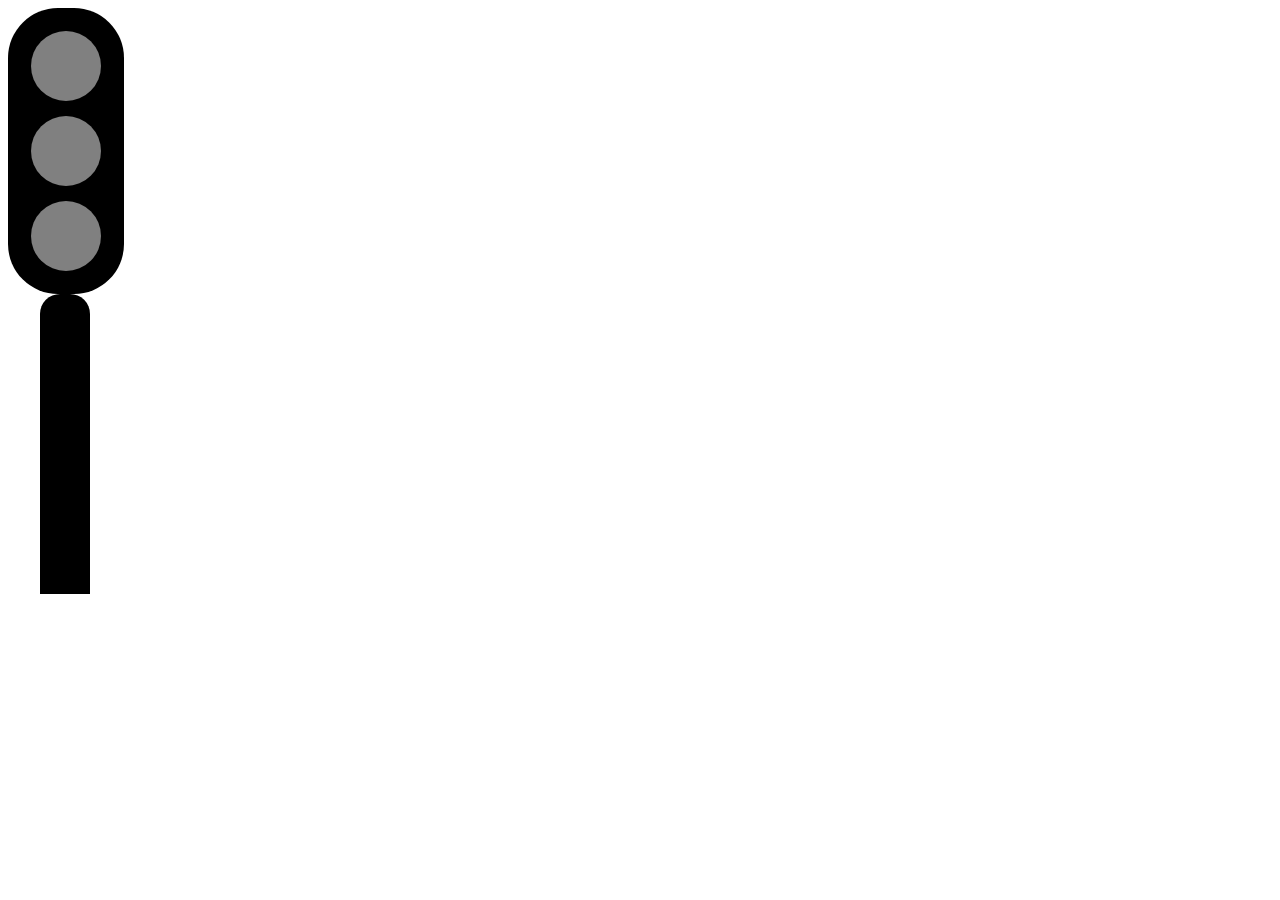
<file: Html lang/traffic light/trafficlight.html>
<!-- created a traffic light -->
<!DOCTYPE html>
<html lang="en">
<head>
    <meta charset="UTF-8">
    <meta name="viewport" content="width=device-width, initial-scale=1.0">
    <link rel="stylesheet" href="style(trafficlight).css">
    <title>Traffic light</title>
    
</head>
<body>
<div class="parent">
    <div class="green"></div>
    <div class="yellow"></div>
    <div class="red"></div>
</div>
<div class="rod"></div>
 
 </div>
</body>
</html>
</file>
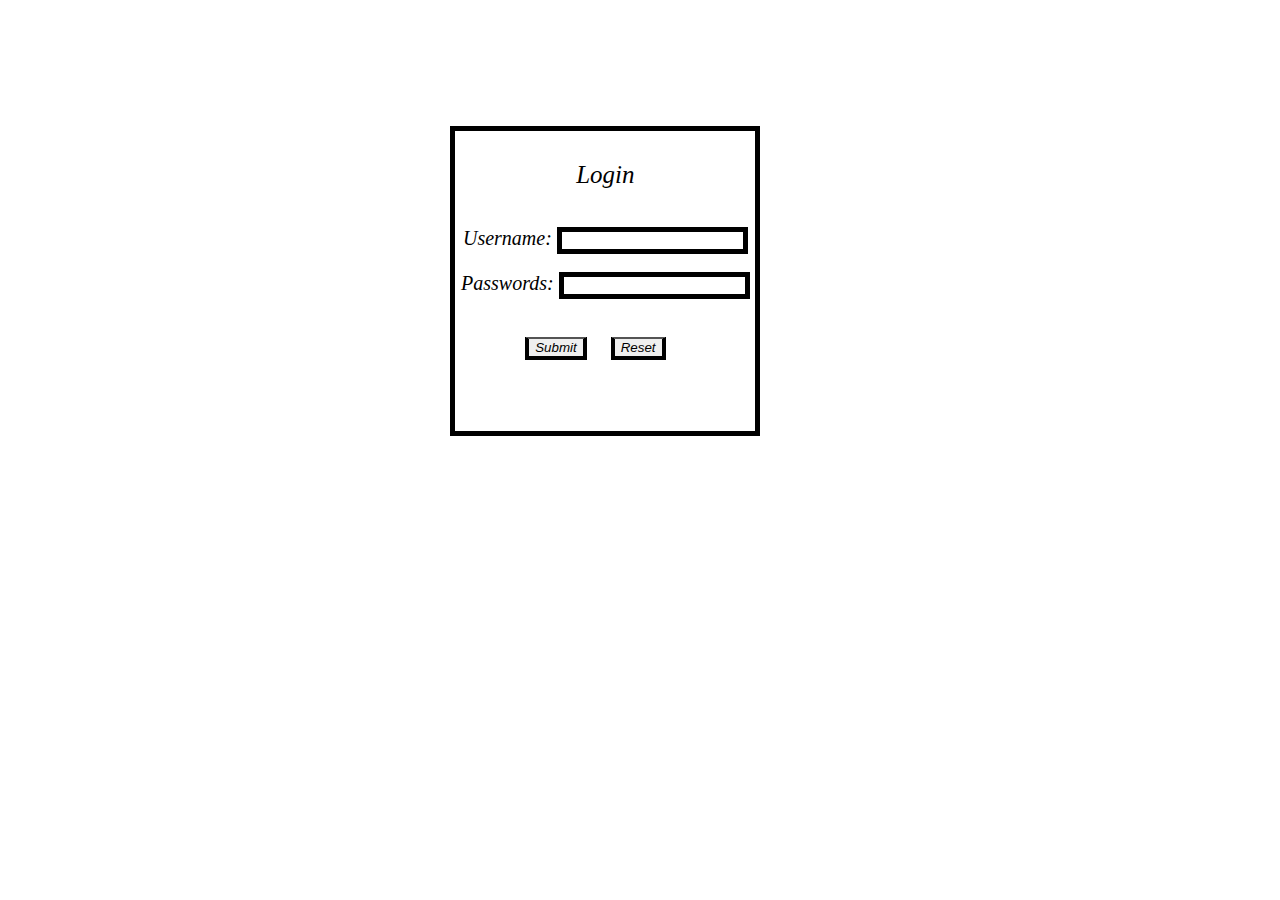
<file: Html lang/web dev sem2/login.html>
<!DOCTYPE html>
<head>
    <title>Login Page</title>
    <link rel="stylesheet" href="style2.css">
</head>
<body>
    <form>
        <div class="box">
            <div id="login">Login</div>
            <br/>
            <div class="name">
                Username: <input type="text">
            </div>
            <br/>
            <div class="pass">
                Passwords: <input type="password">
            </div>    
            <br/>
            <button>Submit</button>
            <button>Reset</button>
        </div>
    </form>
</body>
</html>
</file>
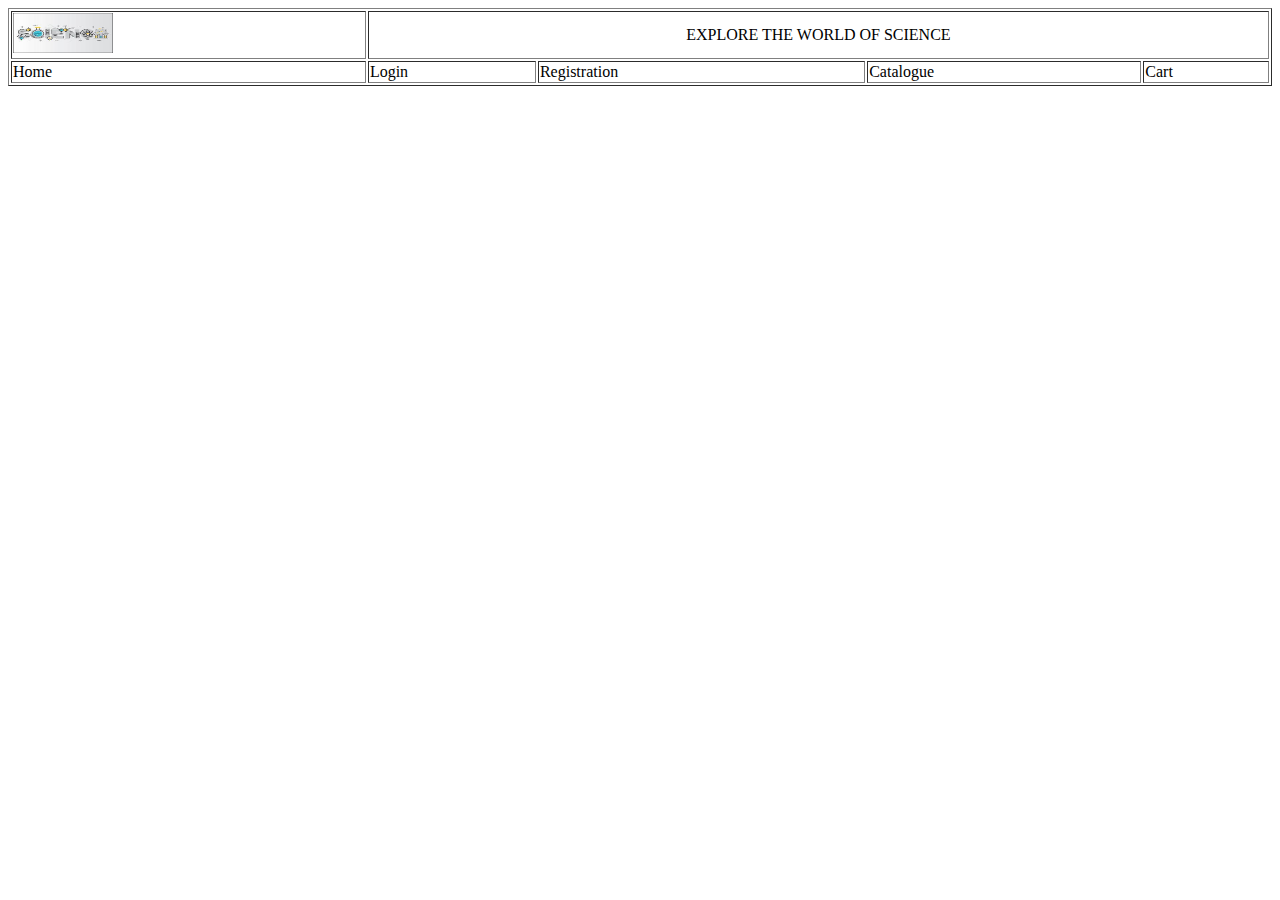
<file: Html lang/web dev sem2/navbar.html>
<!DOCTYPE html>
<html lang="en">
<head>
   <title>Home</title>
</head>
<body>
    <table border="1px" width="100%">
        <tr>
            <td><img src="logo.png" height="40px;" width="100px"></td>
            <td colspan="4"><center>EXPLORE THE WORLD OF SCIENCE </center></td>
        </tr>
        <tr>
            <td>Home</td>
            <td>Login</td>
            <td>Registration</td>
            <td>Catalogue</td>
            <td>Cart</td>
        </tr>
    </table>
</body>
</html>
</file>
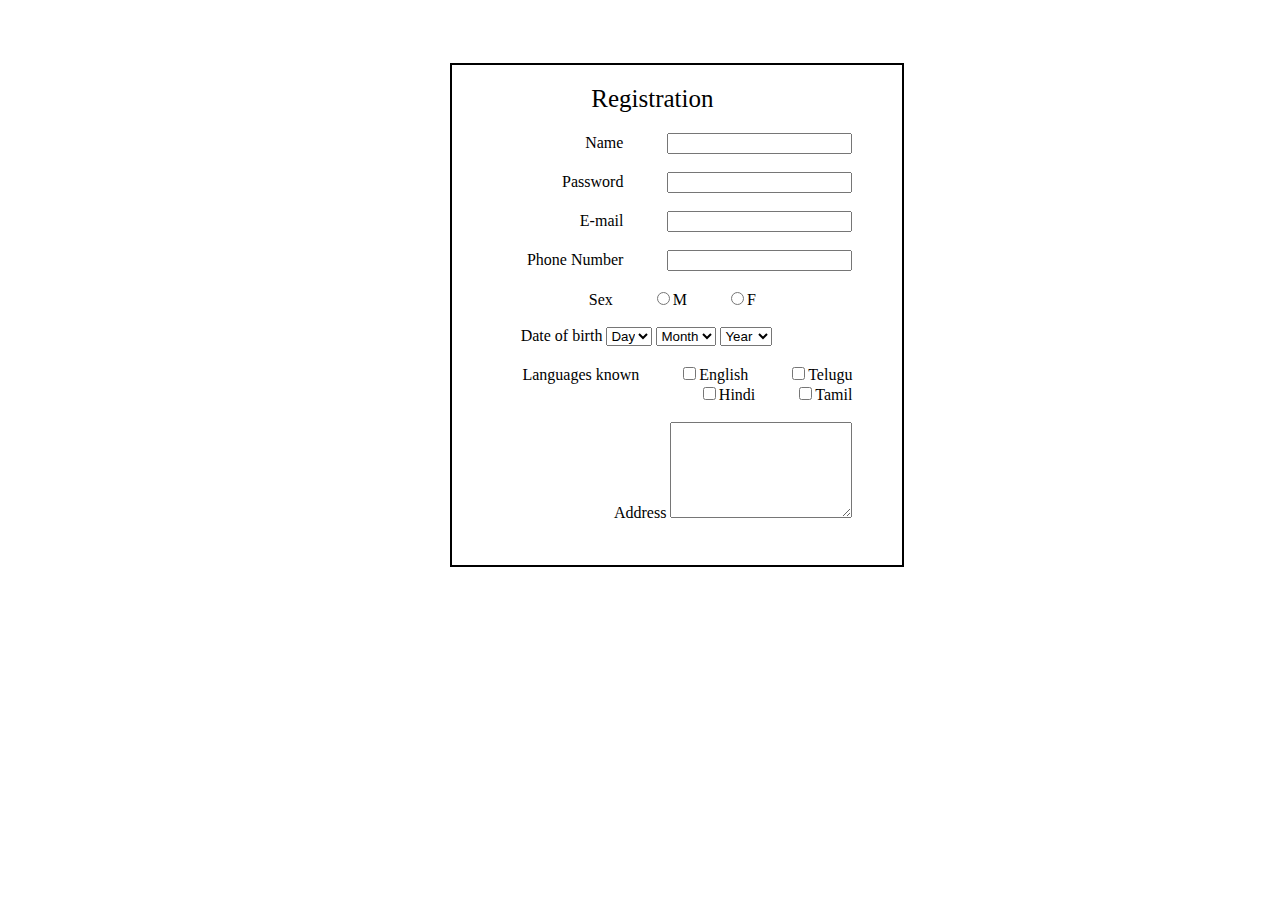
<file: Html lang/web dev sem2/registration.html>
<!DOCTYPE html>
<head>
    <title>Registration Page</title>
    <link rel="stylesheet" href="style3.css" />
</head>
<body>
    <div class="box">
        <form>
            <div class="registration">Registration</div>
            <div class="content">
                <div class="name">Name 
                    <input type="text">
                </div>
                <br/>
                <div class="password">Password
                    <input type="password">
                </div>
                <br/>
                <div class="email">E-mail
                    <input type="email">
                </div>
                <br/>
                <div class="number">Phone Number
                    <input type="number">
                </div>
                <br/>
                <div class="sex">Sex
                    <input type="radio" name="sex" value="M">M
                    <input type="radio" name="sex" value="F">F
                </div>
                <br/>
                <div class="dob">Date of birth 
                    <select>
                        <option value="Day">Day</option>
                        <option value="01">01</option>
                        <option value="02">02</option>
                        <option value="03">03</option>
                        <option value="04">04</option>
                        <option value="05">05</option>
                    </select>
                    <select>
                        <option value="Month">Month</option>
                        <option value="01">01</option>
                        <option value="02">02</option>
                        <option value="03">03</option>
                        <option value="04">04</option>
                        <option value="05">05</option>
                    </select>
                    <select>
                        <option value="Year">Year</option>
                        <option value="2003">2003</option>
                        <option value="2004">2004</option>
                        <option value="2005">2005</option>
                        <option value="2006">2006</option>
                        <option value="2007">2007</option>
                    </select>
                </div>
                <br/>
                <div class="language">Languages known
                    <input type="checkbox">English
                    <input type="checkbox">Telugu
                    <input type="checkbox">Hindi
                    <input type="checkbox">Tamil
                </div>
                <br/>
                <div class="address">Address
                    <textarea rows="6"></textarea>
                </div>
            </div>    
        </form>
    </div>
</body>
</html>
</file>
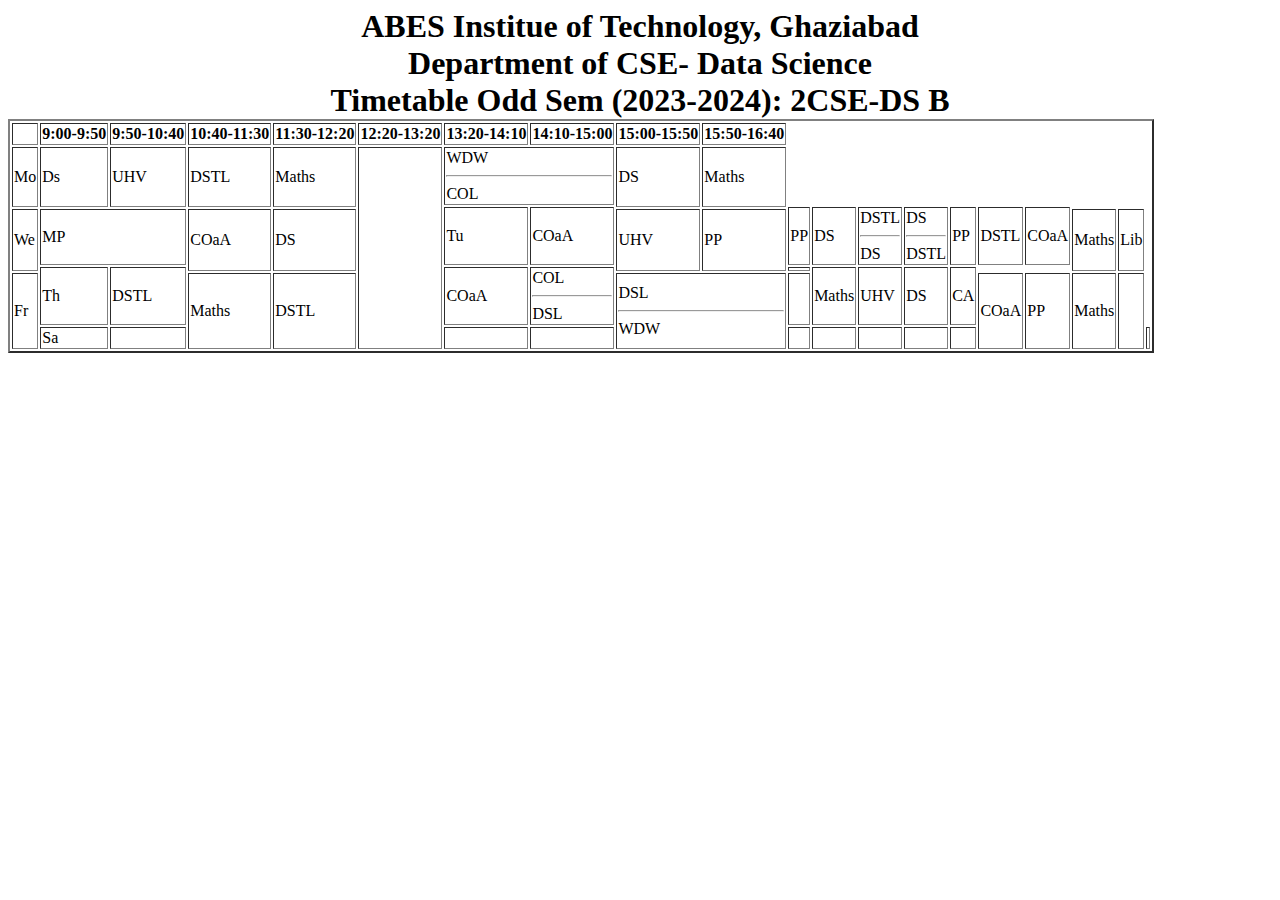
<file: Html lang/web dev sem2/table.html>
<!DOCTYPE html>
<head>
    <title>Time Table</title>
    <link rel="stylesheet" href="style1.css" />
</head>
<body>
    <header>
        <h1>ABES Institue of Technology, Ghaziabad</h1>
        <h1>Department of CSE- Data Science</h1>
        <h1>Timetable Odd Sem (2023-2024): 2CSE-DS B</h1>
    </header>
    <main>
        <table border="2px">
            <tr>
                <th></th>
                <th>9:00-9:50</th>
                <th>9:50-10:40</th>
                <th>10:40-11:30</th>
                <th>11:30-12:20</th>
                <th>12:20-13:20</th>
                <th>13:20-14:10</th>
                <th>14:10-15:00</th>
                <th>15:00-15:50</th>
                <th>15:50-16:40</th>
            </tr>
            <tr>
                <td rowspan="2">Mo</td>
                <td rowspan="2">Ds</td>
                <td rowspan="2">UHV</td>
                <td rowspan="2">DSTL</td>
                <td rowspan="2">Maths</td>
                <td rowspan="6"></td>
                <td colspan="2">WDW <br /><hr/> COL</td>
                <td rowspan="2">DS</td>
                <td rowspan="2">Maths</td>
            </tr>
            <tr>
                <td rowspan="2">Tu</td>
                <td rowspan="2">COaA</td>
                <td rowspan="2">PP</td>
                <td rowspan="2">DS</td>
                <td rowspan="2">DSTL<br/><hr/>DS</td>
                <td rowspan="2">DS<br/><hr/>DSTL</td>
                <td rowspan="2">PP</td>
                <td rowspan="2">DSTL</td>
                <td rowspan="2">COaA</td>
                
            </tr>
            <tr>
                <td rowspan="2">We</td>
                <td colspan="2">MP</td>
                <td rowspan="2">COaA</td>
                <td rowspan="2">DS</td>
                <td rowspan="2">UHV</td>
                <td rowspan="2">PP</td>
                <td rowspan="2">Maths</td>
                <td rowspan="2">Lib</td>
            </tr>
            <tr>
                <td rowspan="2">Th</td>
                <td rowspan="2">DSTL</td>
                <td rowspan="2">COaA</td>
                <td rowspan="2">COL<br/><hr/>DSL</td>
                <td></td>
                <td rowspan="2">Maths</td>
                <td rowspan="2">UHV</td>
                <td rowspan="2">DS</td>
                <td rowspan="2">CA</td>
            </tr>
            <tr>
                <td rowspan="2">Fr</td>
                <td rowspan="2">Maths</td>
                <td rowspan="2">DSTL</td>
                <td rowspan="2" colspan="2">DSL<br/><hr/>WDW</td>
                <td></td>
                <td rowspan="2">COaA</td>
                <td rowspan="2">PP</td>
                <td rowspan="2">Maths</td>
                <td rowspan="2"></td>
            </tr>
            <tr>
                <td rowspan="2">Sa</td>
                <td rowspan="2"></td>
                <td rowspan="2"></td>
                <td rowspan="2"></td>
                <td rowspan="2"></td>
                <td rowspan="2"></td>
                <td rowspan="2"></td>
                <td rowspan="2"></td>
                <td rowspan="2"></td>
                <td rowspan="2"></td>
            </tr>
          
        </table>
    </main>

</body>
</html>
</file>
<file: projects/netflix clone/style1.css>
*{
    margin:0px;
    padding:0px;
    font-family: 'Times New Roman', Times, serif;
}
.container1{
    background-image:url("../netflix clone/image/pic5.jpg");
    backdrop-filter:inherit;
    width:100%;
    height:40%;
    padding: 10px;
}
.box1{
    display:flex;
}
.box1-1{
    margin-left: 60%;
    margin-top: 20px;
}
#lang{
    border-radius:4px;
    background-color: rgb(5, 5, 5) ;
    color: white;
    padding: 8px;
    margin-right:30px;
    margin-left:30px;
    margin-top:10px;
}
.option{
    background-color: white;
    color:#000;
}
#b1{
    background-color: rgb(243, 6, 6);
    color: white;
    padding: 4px;
    border-radius: 4px;
    padding-left: 20px;
    padding-right: 20px;
}
.box2-1-1{
    font-size:43px;
    color: white;
    font-weight: bolder;
    font-family:Verdana, Geneva, Tahoma, sans-serif;
    margin-top: 10%;
    margin-left:150px;
}
.box2-1-2-i,.box2-1-2-ii{
    color:white;
    margin-left:33%;
    font-size: 25px;
    font-weight:50%;
    padding-top:1.5%;
    font-family:'Lucida Sans', 'Lucida Sans Regular', 'Lucida Grande', 'Lucida Sans Unicode', Geneva, Verdana, sans-serif;
}
.box2-1-2-ii{
    margin-left: 22%;
    font-size: 20px;
}
#b2{
    background-color: red;
    font-weight: 900;
    color: white;
    padding:10px;
    border-radius:5px;
    padding-left:3%;
    padding-right:3%;
    font-size: 20px;
}
#e1{
    background-color: #000;
    color: white;
    border:  silver solid;
    padding:5px;
    padding-right:20px;
    width:40%;
    
}
.box2-1-2-iii{
    margin-top: 20px;
    margin-left: 25px;
    
}
.box2{
    margin-bottom: 13%;
}
.line{
    width:100%;
    height:60%;
    border:solid rgb(48, 46, 46);
    background-color:rgb(48, 46, 46); 
    
}
.container2{
    background-color: #000;
    width:100%;
    height:20%;
    padding:6%;
    margin-left: 0%;
}
.boxx{
    display:flex;
}
.boxx1{
    margin-top: 10%;
}
.boxx1-1{
    color:white;
    font-size: 50px;
    font-weight: bolder;
}
.boxx1-2{
    color: white;
    font-size: 26px;
    
}
#pic1{
    margin-left:30%;
    width:500px;
    
}
.Box1-1{
    color: white;
    text-align: center;
    font-size: 50px;
    font-weight: 900;
}
li{
    list-style: none;
}
.que{
    list-style: none;
    color:white;
    width:92%;
    height:10%;
    background-color: rgb(49, 47, 47);
    margin:15px;
    margin-top:3px;
    padding:15px;
    font-size: 25px;
    text-align: left;
}
.que:hover{
    background-color: grey;
}
.sign{
    color: white;
    margin-left:66%;
    font-size:35px ;
    font-weight: bold;
    
}
.que{
    display: flex;
}
a,.call,#foot{
    color: rgb(187, 182, 182);
    padding:30px;
}
.links{
    display: flex;
}
li{
    padding:10px;
}
a:hover{
    color:rgb(187, 182, 182);
}
.call{
    padding-top:0px;
    padding-left:65px;
}
</file>
<file: Html lang/style.css>
h3{
    color:blue;
}
iframe{
    border-radius:20px;

}
img{
    width:300px;
    height:300px;
    object-fit:cover;
    border-width:5px;
    border-color:pink;
    border-style:solid;
    border-top-left-radius:20px;
    border-bottom-right-radius:20px;
    margin-top:20px;
    cursor:pointer;
}
div{
    height:50px;
    width:200px;
    text-align:center;
    border:5px solid;
    border-radius:10px;
    background-color: blue;
    padding:30px;
    margin:10px;
    cursor:pointer;


}
</file>
<file: Html lang/traffic light/style(trafficlight).css>
.parent {
 height:270px;
 width:100px;
 background-color:black;
 padding:8px;
 border-top-right-radius: 50px;
 border-top-left-radius: 50px;
 border-bottom-right-radius: 50px;
 border-bottom-left-radius: 50px;
}
.green{
    height: 70px;
    width: 70px;
    background-color: gray;
    border-radius: 50%;
    margin-left: 15px;
    margin-top: 15px;
}
.yellow{
    height: 70px;
    width: 70px;
    background-color: gray;
    border-radius: 50%;
    margin-left: 15px;
    margin-top: 15px; 
}
.red{
    height: 70px;
    width: 70px;
    background-color:gray;
    border-radius: 50%;
    margin-left: 15px;
    margin-top: 15px;
}
.green:hover{
    background-color: green;
}
.yellow:hover{
    background-color:yellow;
}
.red:hover{
    background-color: red;
}
.rod{
    width:50px;
    height:300px;
    background-color: black;
    margin-left:32px;
    border-top-right-radius:20px;
    border-top-left-radius:20px;
    padding-top: 0px;
}
</file>
<file: Html lang/web dev sem2/style2.css>
.box{
    width:300px;
    height:300px;
    border: 5px solid black;
    text-align: center;
    margin-left:35%;
    margin-top: 10%;
}
#login{
    margin-top:30px;
    margin-bottom:20px;
    font-size: 25px;
    font-style: italic;
}
button{
    margin-right:20px;
    margin-top:20px;
    border-right: 4px solid black; 
    border-left: 4px solid black; 
    border-bottom: 4px solid black; 
    font-style: italic;

}
input{
    border:5px solid black;
}
button:hover{
    cursor:pointer;
}
.name, .pass{
    font-size: 20px;
    font-style: italic;
}
</file>
<file: Html lang/web dev sem2/style3.css>
.box{
    width:400px;
    height:500px;
    border: 2px solid black;
    margin-left:35%;
    margin-top:5%;
    padding-right: 50px;
}
.registration{
    margin-top:20px;
    margin-bottom:20px;
    text-align: center;
    font-size: 25px;
}
input{
    margin-left: 40px;
}
.content{
    margin-left:40px;
    text-align: right;
}
.name{
    margin-left:23px;
}
.email{
    margin-left:20px;
}
.sex{
    text-align:center;
}
.dob{
    margin-right:40px;
    padding-right:40px;
}
</file>
<file: Html lang/web dev sem2/style1.css>
h1{
    text-align: center;
    margin:0px; 
}
.table{
    height:300px;
    width:600px;
    border:2px solid black;
}
</file>
